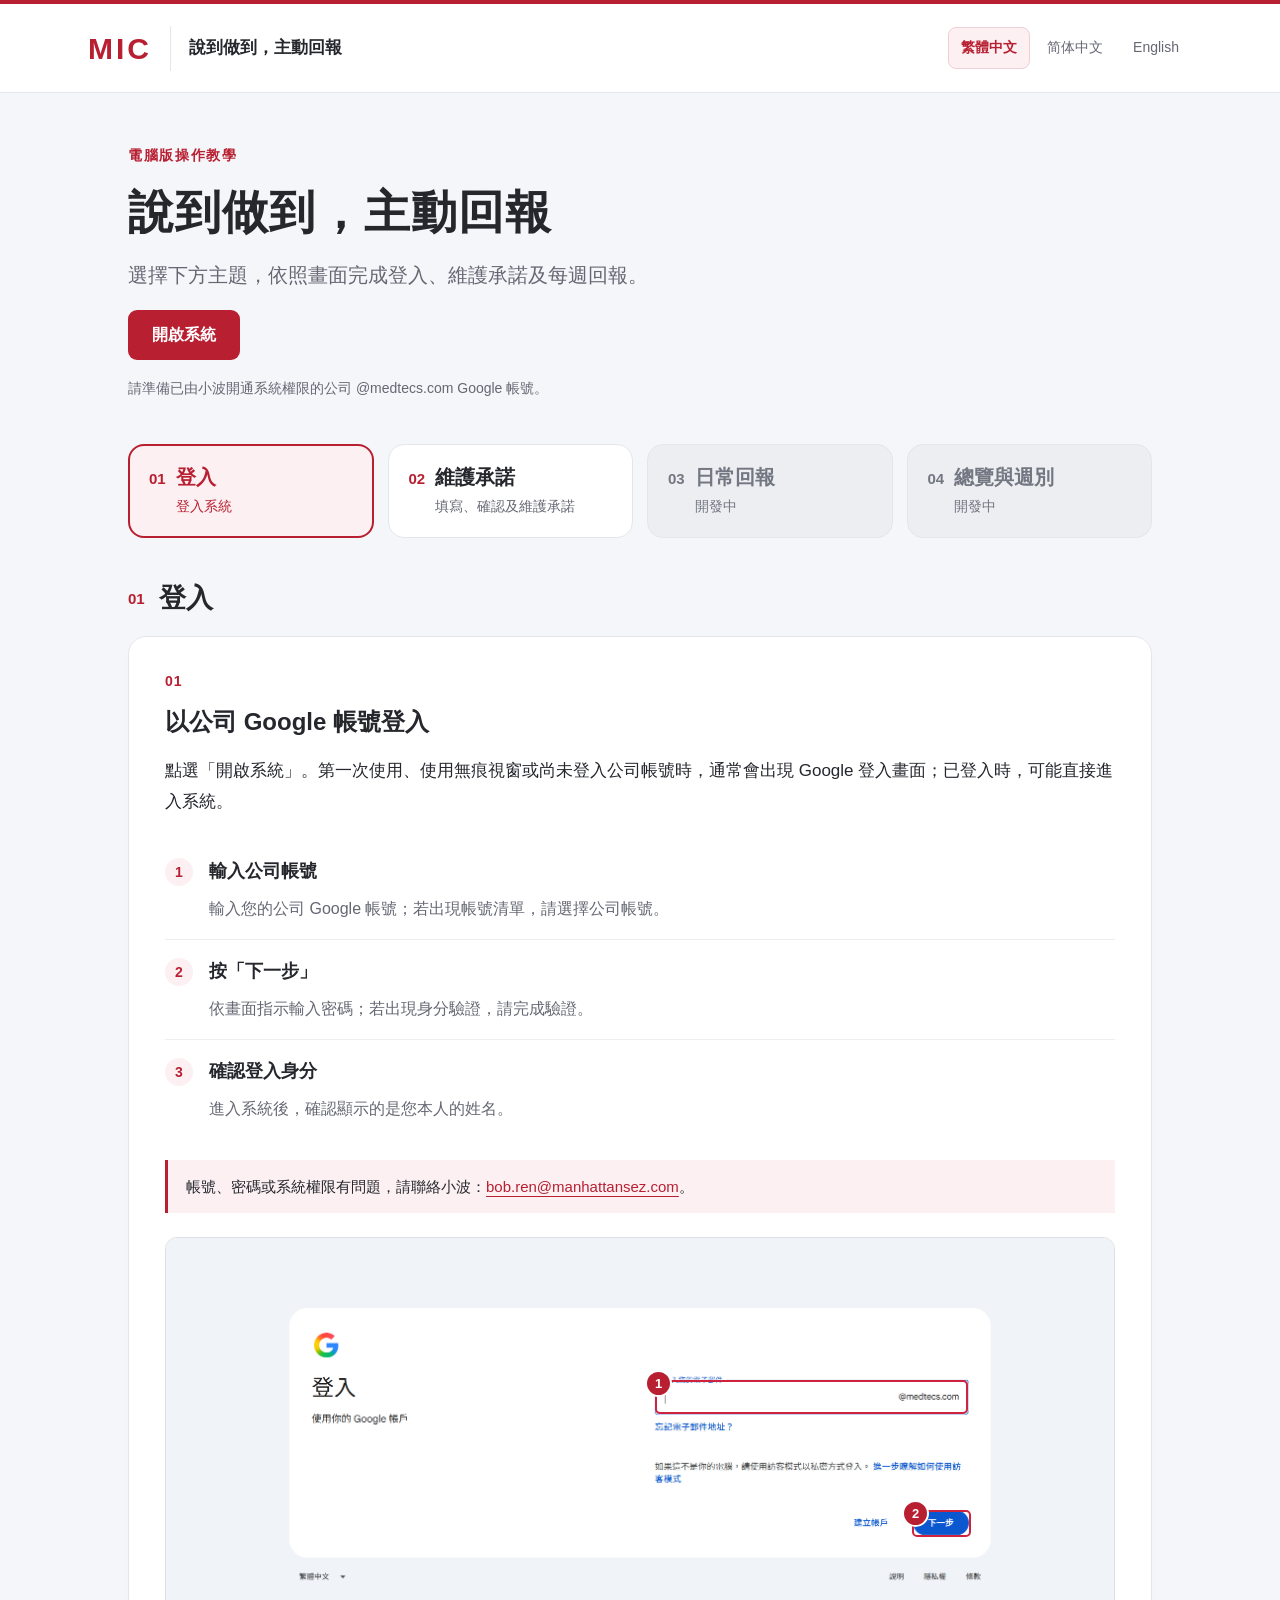
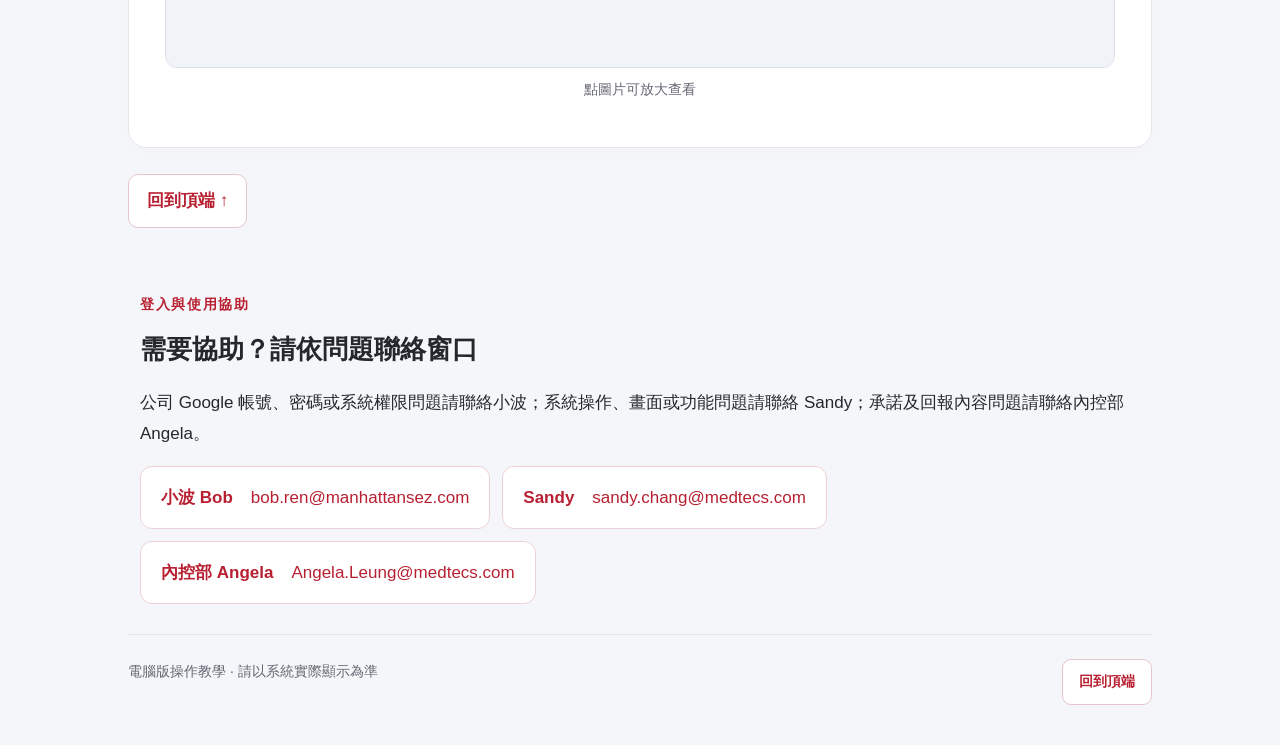
<file: index.html>
<!doctype html>
<html lang="zh-Hant">
<head>
  <meta charset="utf-8"><meta name="viewport" content="width=device-width,initial-scale=1">
  <title>說到做到，主動回報｜電腦版操作教學</title>
  <meta name="description" content="登入、填寫與確認主管承諾的電腦版操作教學。">
  <link rel="icon" type="image/svg+xml" href="data:image/svg+xml,%3Csvg xmlns='http://www.w3.org/2000/svg' viewBox='0 0 32 32'%3E%3Crect width='32' height='32' rx='7' fill='%23b82032'/%3E%3Cpath d='m8 16 5 5 11-11' fill='none' stroke='white' stroke-width='3'/%3E%3C/svg%3E">
  <link rel="stylesheet" href="style.css?v=12"><script src="guide.js?v=17" defer></script>
</head>
<body id="top" data-page="0" data-environment="production">
  <header class="topbar"><div class="top-inner"><a href="#top" class="brand"><span class="mic">MIC</span><span data-i="brand">說到做到，主動回報</span></a><nav class="languages" aria-label="Language"><button data-lang="zh-Hant" aria-pressed="true">繁體中文</button><button data-lang="zh-Hans" aria-pressed="false">简体中文</button><button data-lang="en" aria-pressed="false">English</button></nav></div></header>
  <main>
    <section class="intro"><span class="eyebrow" data-i="eyebrow"></span><h1 data-i="title"></h1><p class="lead" data-i="lead"></p><a class="primary system-link" target="_blank" rel="noopener" data-i="open"></a><p class="prereq" data-i="prereq"></p></section>
    <nav class="steps-nav" aria-label="教學步驟"></nav>
    <div id="sections"></div>
    <section class="help" id="help"><span class="eyebrow" data-i="helpLabel"></span><h2 data-i="helpTitle"></h2><p data-i="helpText"></p><div class="contact-list"><a class="contact" href="mailto:bob.ren@manhattansez.com"><span data-i="contactName"></span><span>bob.ren@manhattansez.com</span></a><a class="contact" href="mailto:sandy.chang@medtecs.com"><span data-i="systemContactName"></span><span>sandy.chang@medtecs.com</span></a><a class="contact" href="mailto:Angela.Leung@medtecs.com"><span data-i="contentContactName"></span><span>Angela.Leung@medtecs.com</span></a></div></section>
    <footer><span data-i="footer"></span><a href="#top" data-i="back"></a></footer>
  </main>
  <dialog id="zoom" aria-labelledby="zoom-caption"><div class="zoom-toolbar"><span id="zoom-caption"></span><button id="close-zoom" type="button"></button></div><div id="zoom-content"></div></dialog>
</body></html>
</file>
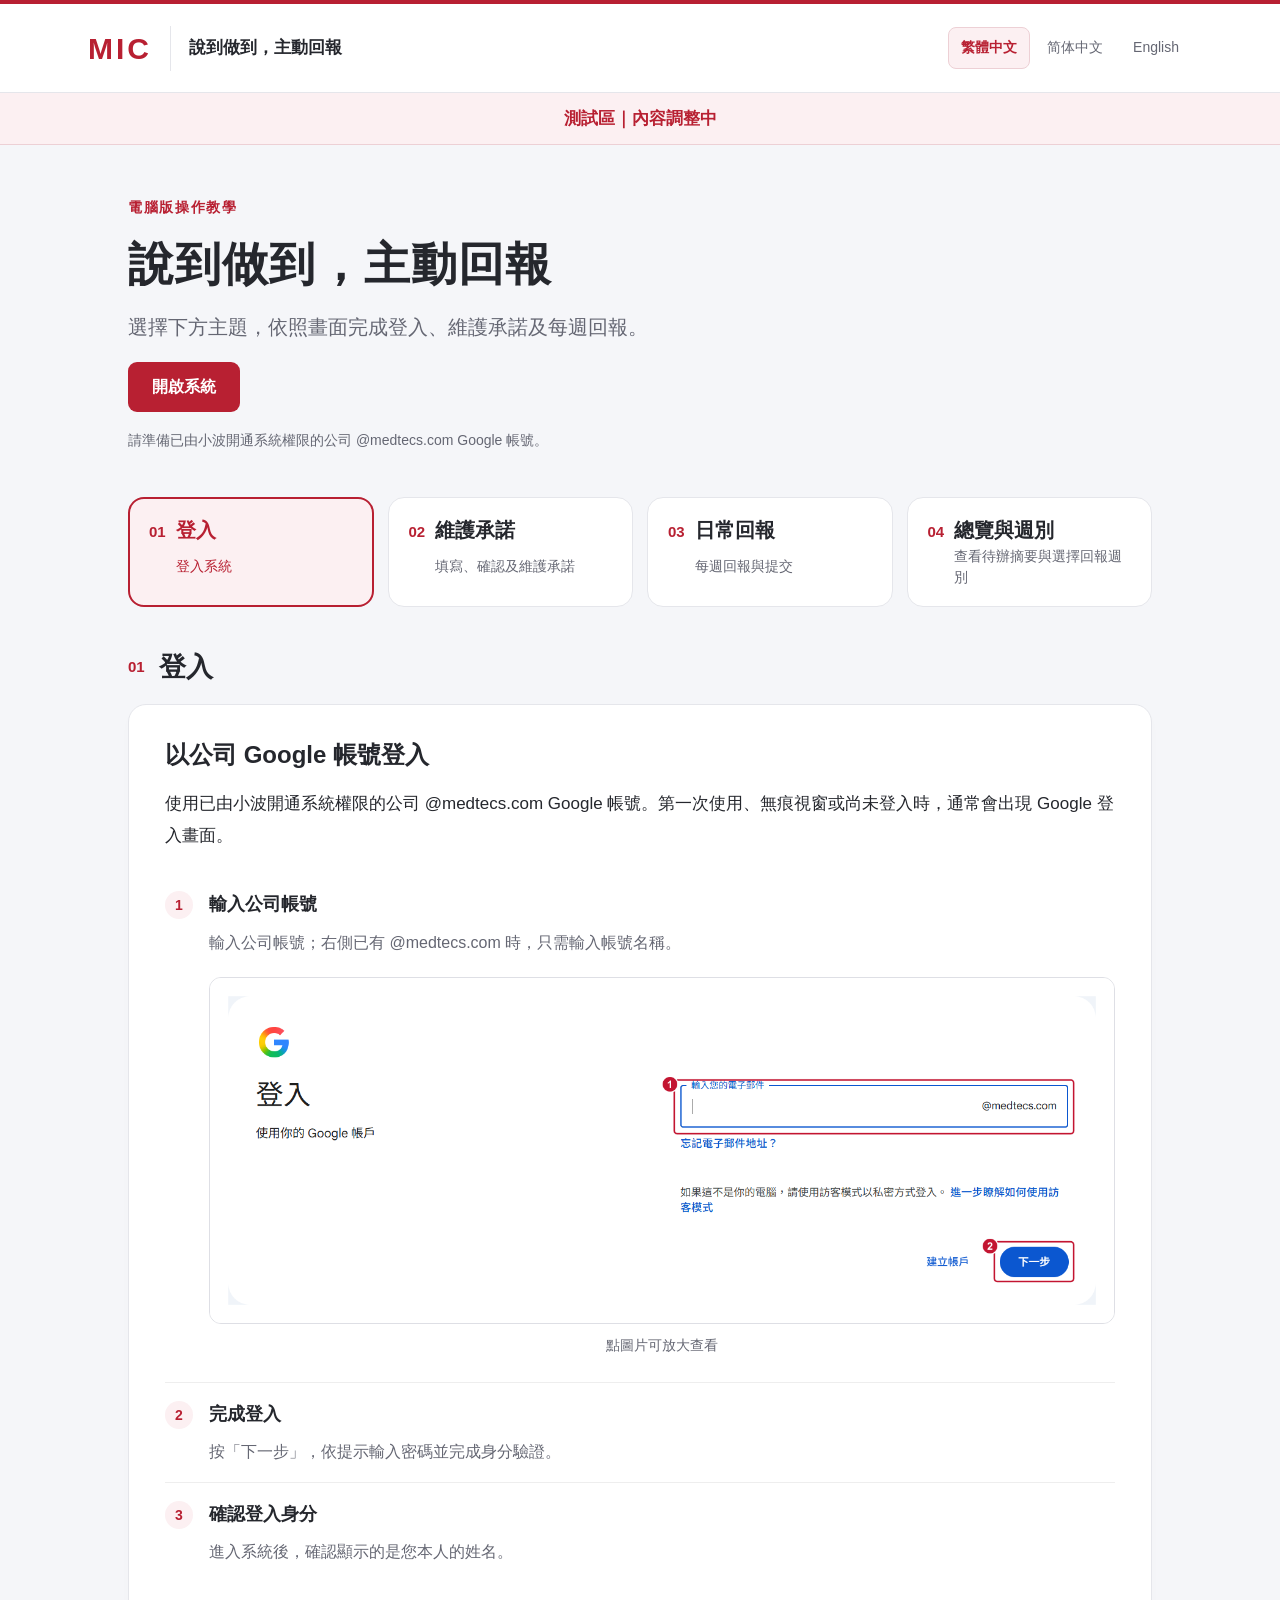
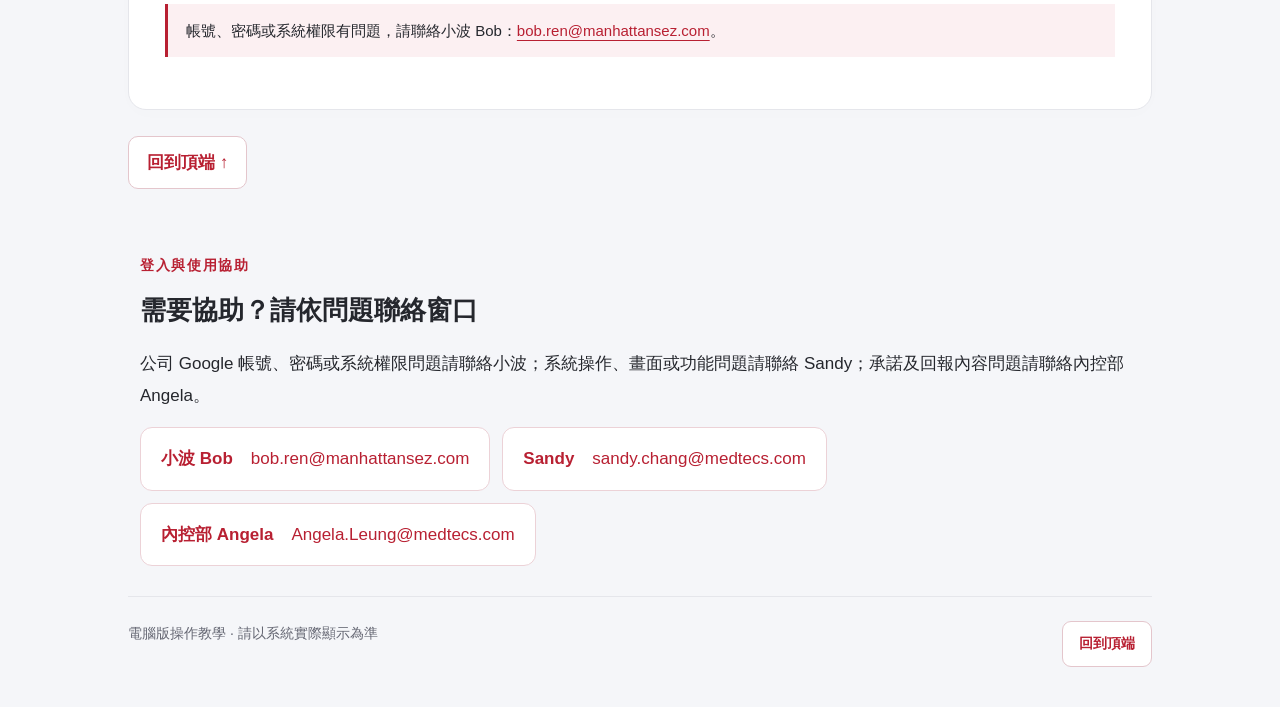
<file: preview/index.html>
<!doctype html>
<html lang="zh-Hant">
<head>
  <meta charset="utf-8"><meta name="viewport" content="width=device-width,initial-scale=1">
  <title>說到做到，主動回報｜電腦版操作教學</title>
  <meta name="description" content="登入、填寫與確認主管承諾的電腦版操作教學。">
  <link rel="icon" type="image/svg+xml" href="data:image/svg+xml,%3Csvg xmlns='http://www.w3.org/2000/svg' viewBox='0 0 32 32'%3E%3Crect width='32' height='32' rx='7' fill='%23b82032'/%3E%3Cpath d='m8 16 5 5 11-11' fill='none' stroke='white' stroke-width='3'/%3E%3C/svg%3E">
  <link rel="stylesheet" href="style.css?v=20261013"><script src="guide.js?v=20261013-dashboard" defer></script>
  <meta name="robots" content="noindex,nofollow">
</head>
<body id="top" data-page="0" data-environment="preview">
  <header class="topbar"><div class="top-inner"><a href="#top" class="brand"><span class="mic">MIC</span><span data-i="brand">說到做到，主動回報</span></a><nav class="languages" aria-label="Language"><button data-lang="zh-Hant" aria-pressed="true">繁體中文</button><button data-lang="zh-Hans" aria-pressed="false">简体中文</button><button data-lang="en" aria-pressed="false">English</button></nav></div></header>
  <div class="environment-banner" data-i="testBanner">測試區｜內容調整中</div>
  <main>
    <section class="intro"><span class="eyebrow" data-i="eyebrow"></span><h1 data-i="title"></h1><p class="lead" data-i="lead"></p><a class="primary system-link" target="_blank" rel="noopener" data-i="open"></a><p class="prereq" data-i="prereq"></p></section>
    <nav class="steps-nav" aria-label="教學步驟"></nav>
    <div id="sections"></div>
    <section class="help" id="help"><span class="eyebrow" data-i="helpLabel"></span><h2 data-i="helpTitle"></h2><p data-i="helpText"></p><div class="contact-list"><a class="contact" href="mailto:bob.ren@manhattansez.com"><span data-i="contactName"></span><span>bob.ren@manhattansez.com</span></a><a class="contact" href="mailto:sandy.chang@medtecs.com"><span data-i="systemContactName"></span><span>sandy.chang@medtecs.com</span></a><a class="contact" href="mailto:Angela.Leung@medtecs.com"><span data-i="contentContactName"></span><span>Angela.Leung@medtecs.com</span></a></div></section>
    <footer><span data-i="footer"></span><a href="#top" data-i="back"></a></footer>
  </main>
  <dialog id="zoom" aria-labelledby="zoom-caption"><div class="zoom-toolbar"><span id="zoom-caption"></span><button id="close-zoom" type="button"></button></div><div id="zoom-content"></div></dialog>
</body></html>
</file>
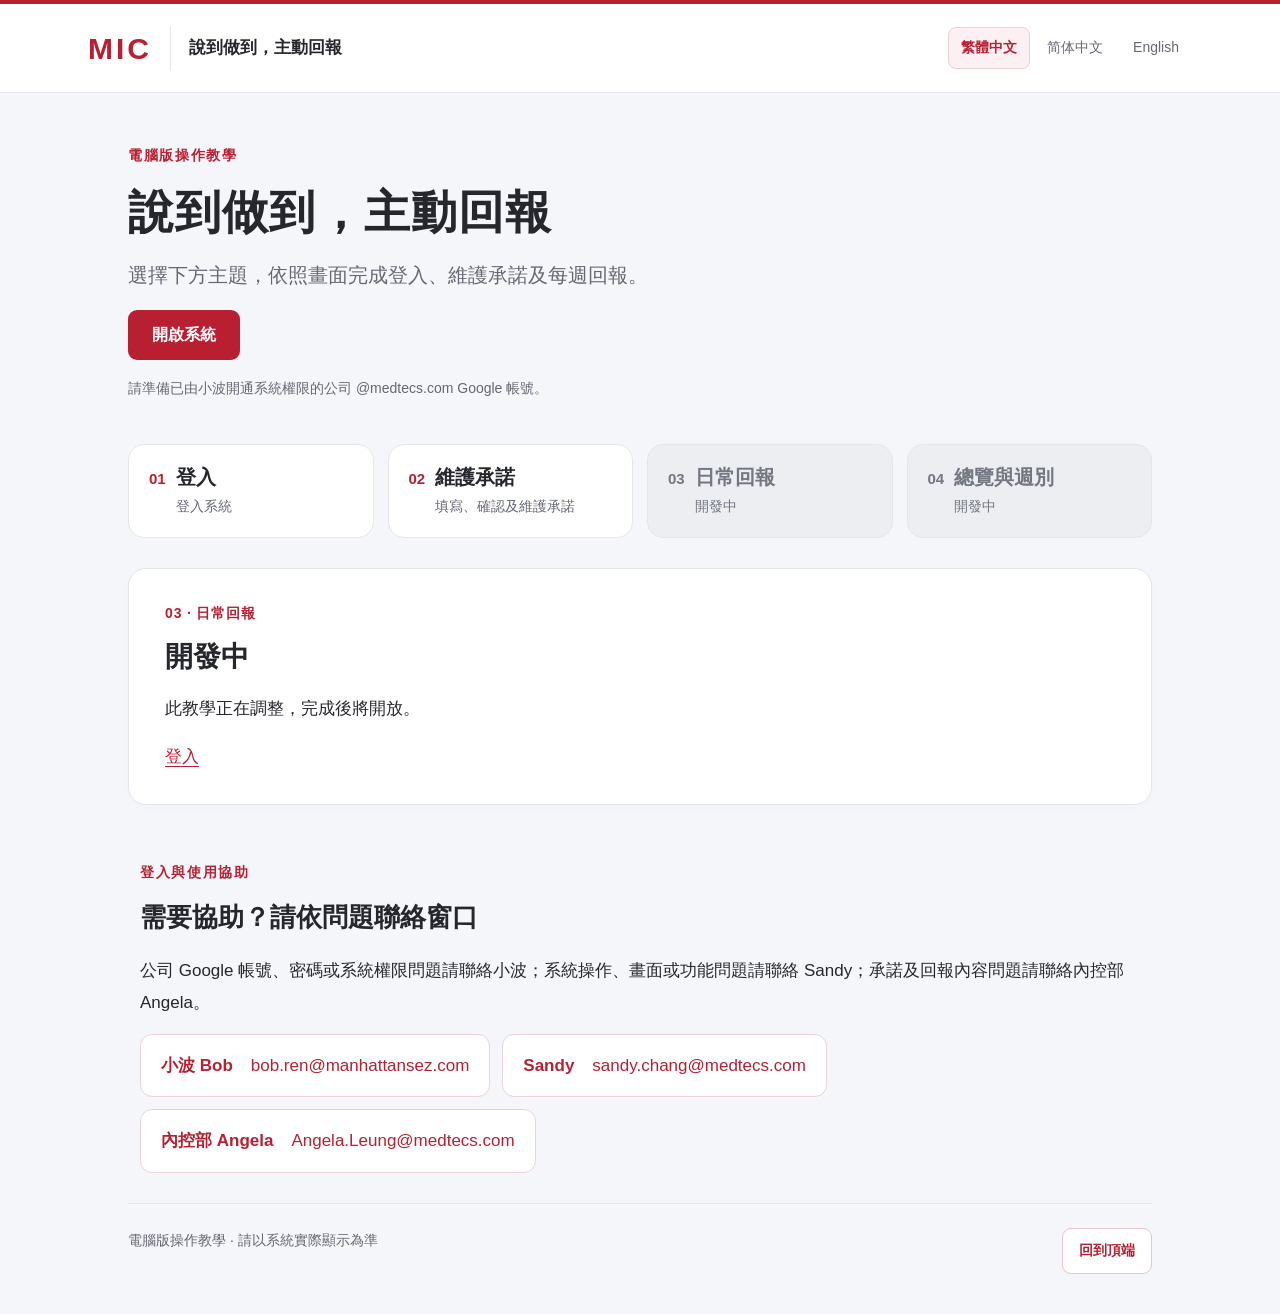
<file: daily.html>
<!doctype html>
<html lang="zh-Hant">
<head>
  <meta charset="utf-8"><meta name="viewport" content="width=device-width,initial-scale=1">
  <title>說到做到，主動回報｜電腦版操作教學</title>
  <meta name="description" content="登入、填寫與確認主管承諾的電腦版操作教學。">
  <link rel="icon" type="image/svg+xml" href="data:image/svg+xml,%3Csvg xmlns='http://www.w3.org/2000/svg' viewBox='0 0 32 32'%3E%3Crect width='32' height='32' rx='7' fill='%23b82032'/%3E%3Cpath d='m8 16 5 5 11-11' fill='none' stroke='white' stroke-width='3'/%3E%3C/svg%3E">
  <link rel="stylesheet" href="style.css?v=11"><script src="guide.js?v=16" defer></script>
</head>
<body id="top" data-page="2">
  <header class="topbar"><div class="top-inner"><a href="#top" class="brand"><span class="mic">MIC</span><span data-i="brand">說到做到，主動回報</span></a><nav class="languages" aria-label="Language"><button data-lang="zh-Hant" aria-pressed="true">繁體中文</button><button data-lang="zh-Hans" aria-pressed="false">简体中文</button><button data-lang="en" aria-pressed="false">English</button></nav></div></header>
  <main>
    <section class="intro"><span class="eyebrow" data-i="eyebrow"></span><h1 data-i="title"></h1><p class="lead" data-i="lead"></p><a class="primary system-link" target="_blank" rel="noopener" data-i="open"></a><p class="prereq" data-i="prereq"></p></section>
    <nav class="steps-nav" aria-label="教學步驟"></nav>
    <div id="sections"></div>
    <section class="help" id="help"><span class="eyebrow" data-i="helpLabel"></span><h2 data-i="helpTitle"></h2><p data-i="helpText"></p><div class="contact-list"><a class="contact" href="mailto:bob.ren@manhattansez.com"><span data-i="contactName"></span><span>bob.ren@manhattansez.com</span></a><a class="contact" href="mailto:sandy.chang@medtecs.com"><span data-i="systemContactName"></span><span>sandy.chang@medtecs.com</span></a><a class="contact" href="mailto:Angela.Leung@medtecs.com"><span data-i="contentContactName"></span><span>Angela.Leung@medtecs.com</span></a></div></section>
    <footer><span data-i="footer"></span><a href="#top" data-i="back"></a></footer>
  </main>
  <dialog id="zoom" aria-labelledby="zoom-caption"><div class="zoom-toolbar"><span id="zoom-caption"></span><button id="close-zoom" type="button"></button></div><div id="zoom-content"></div></dialog>
</body></html>
</file>
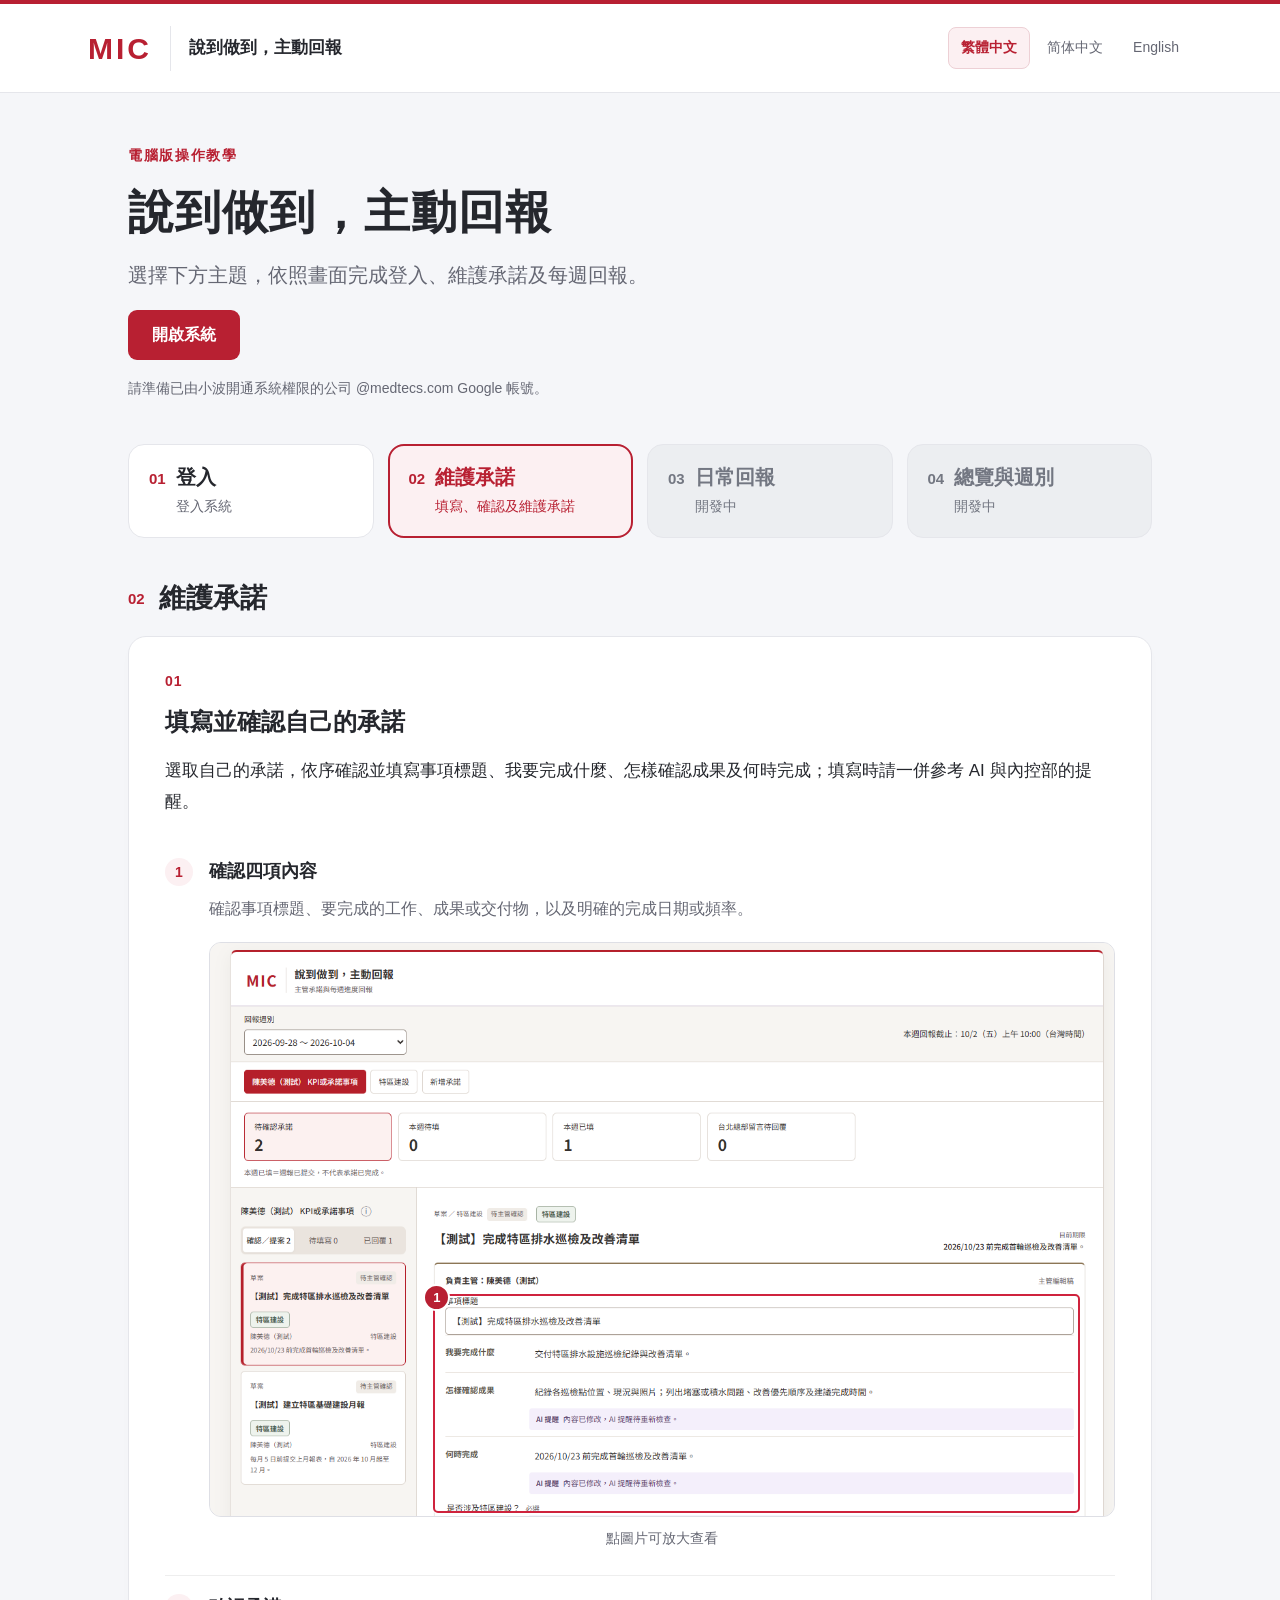
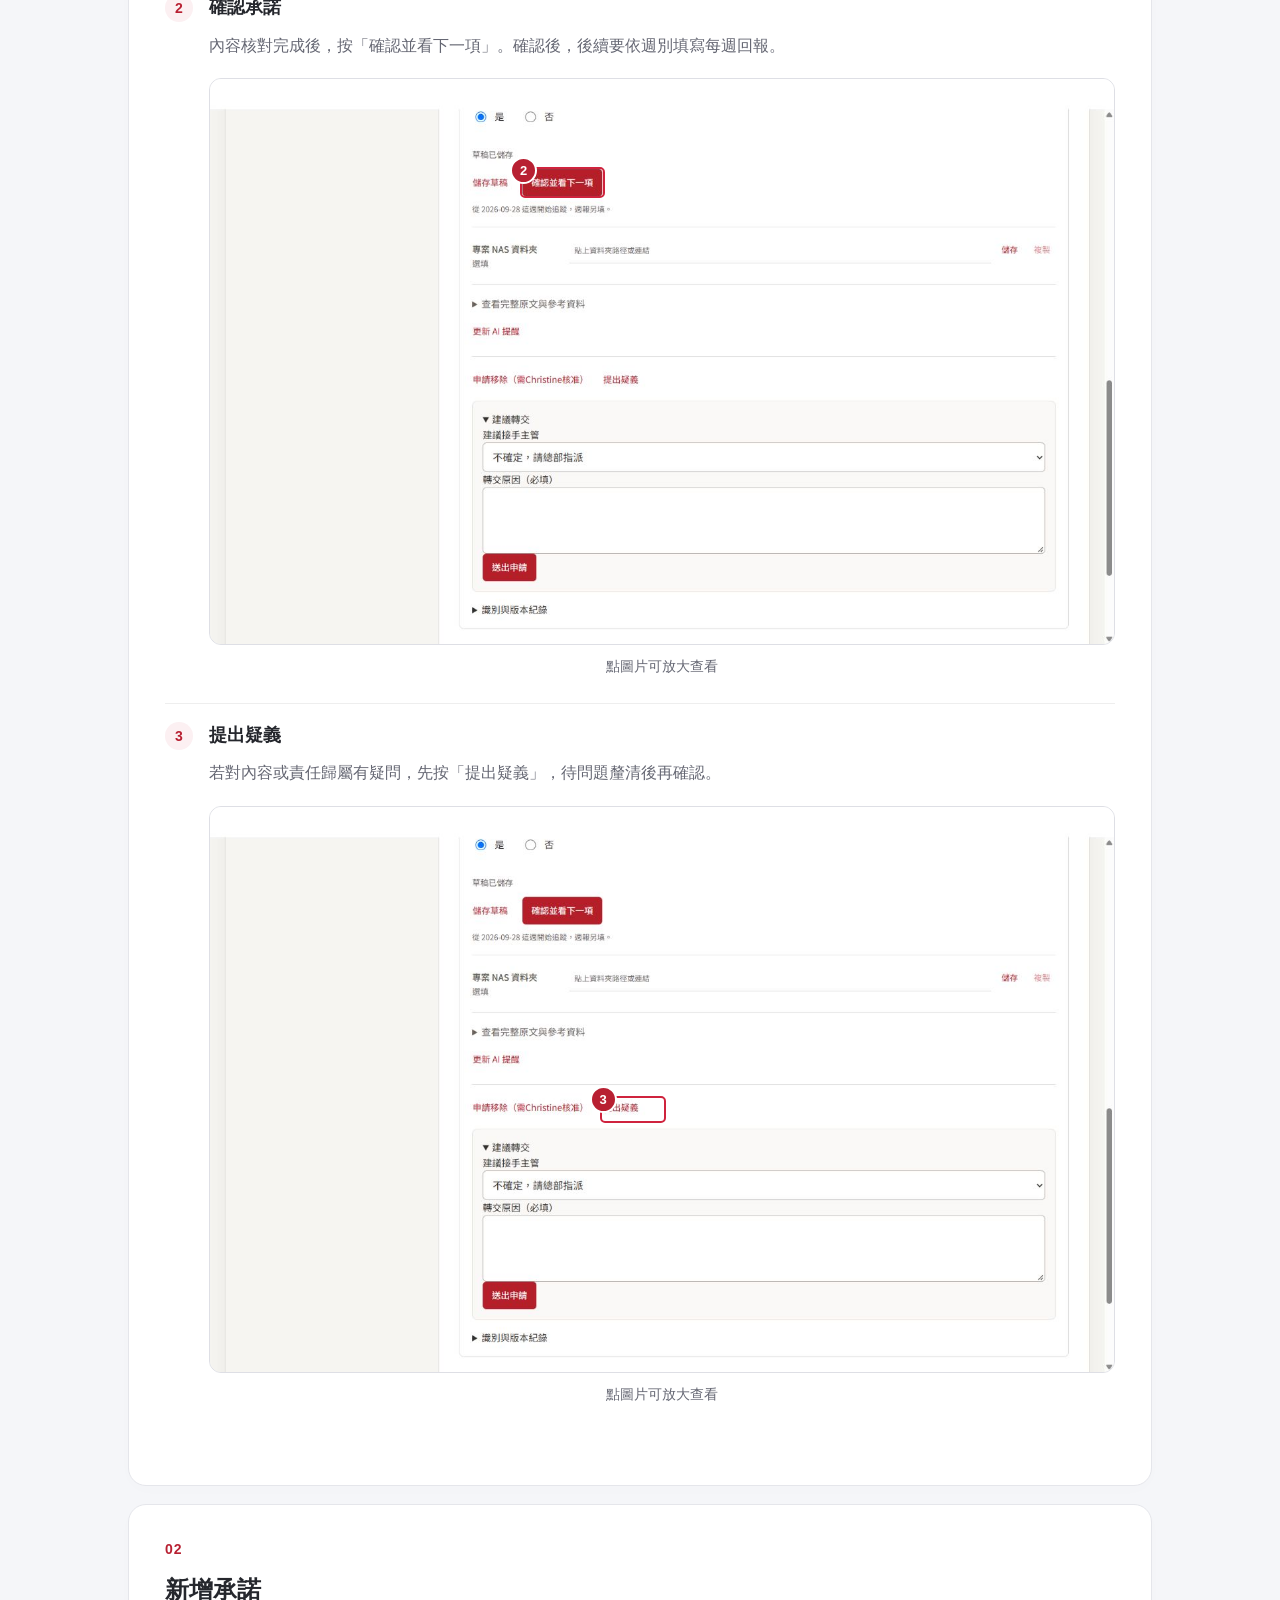
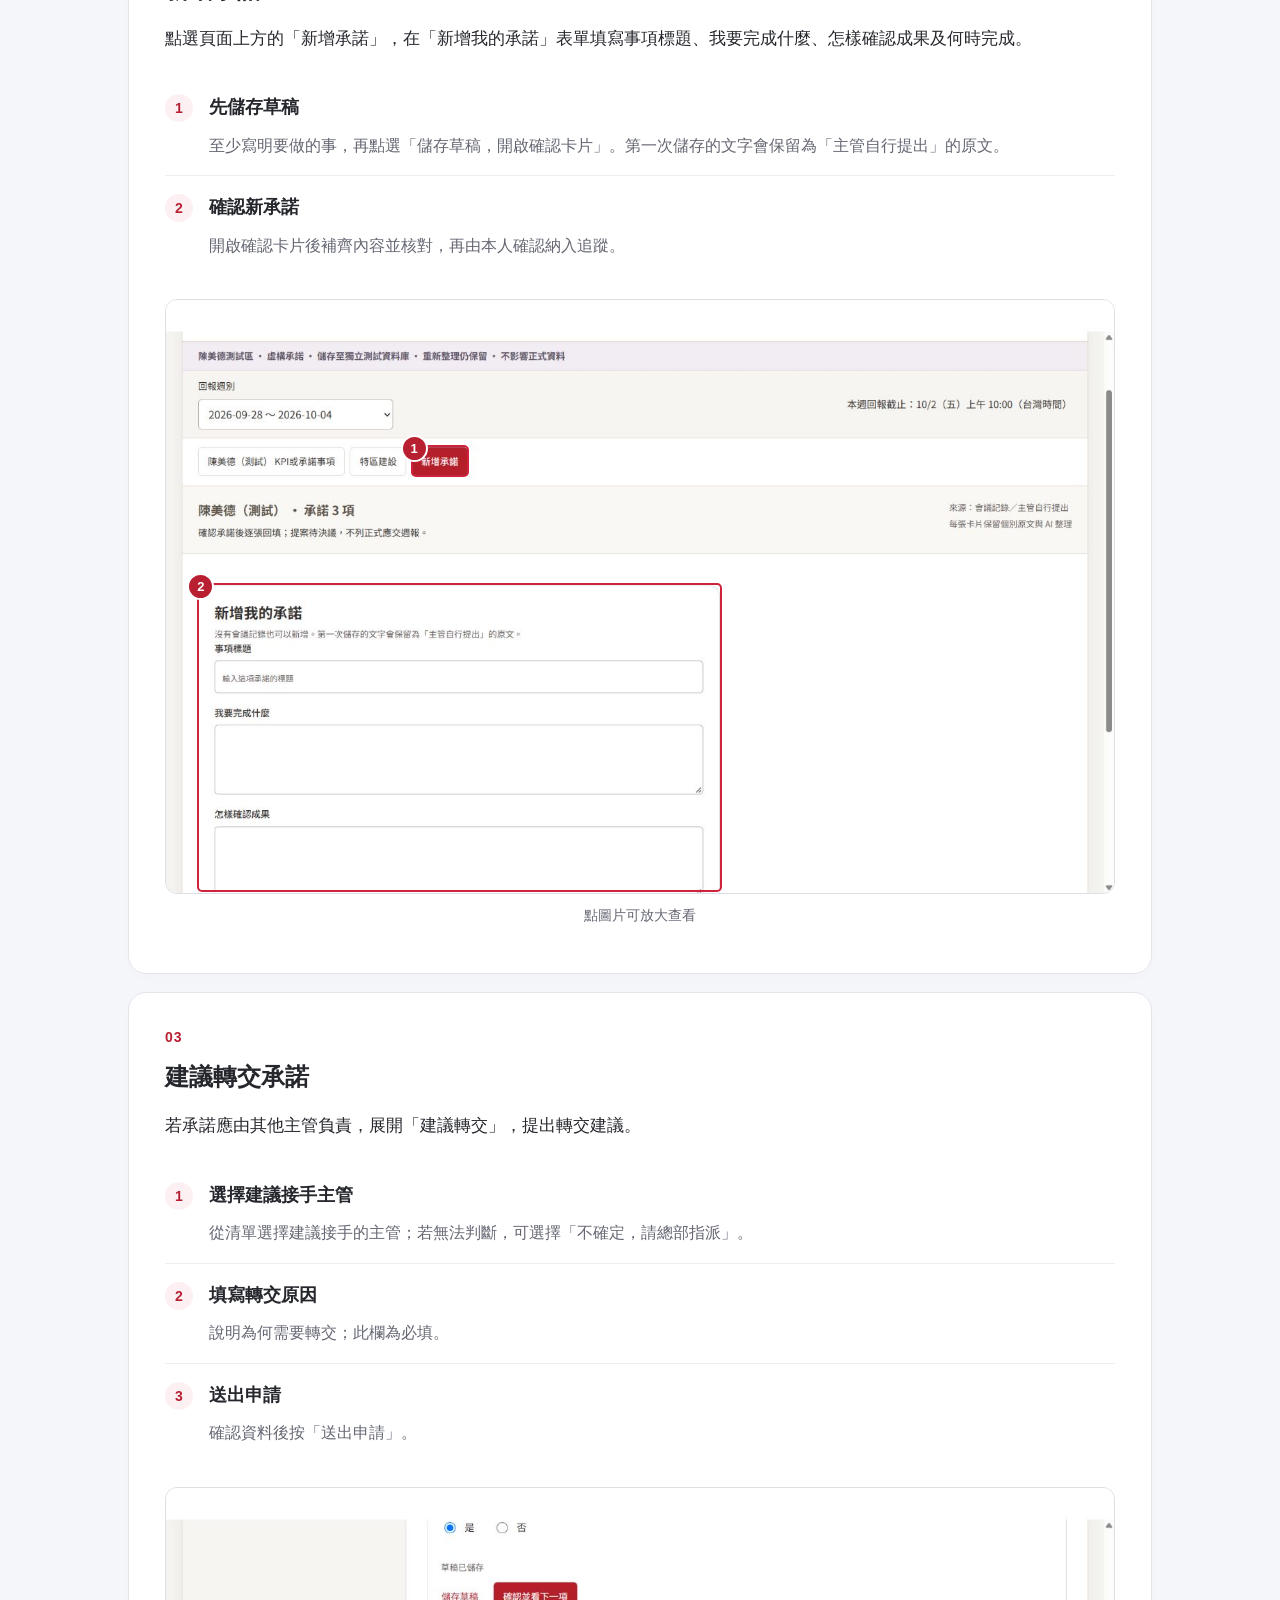
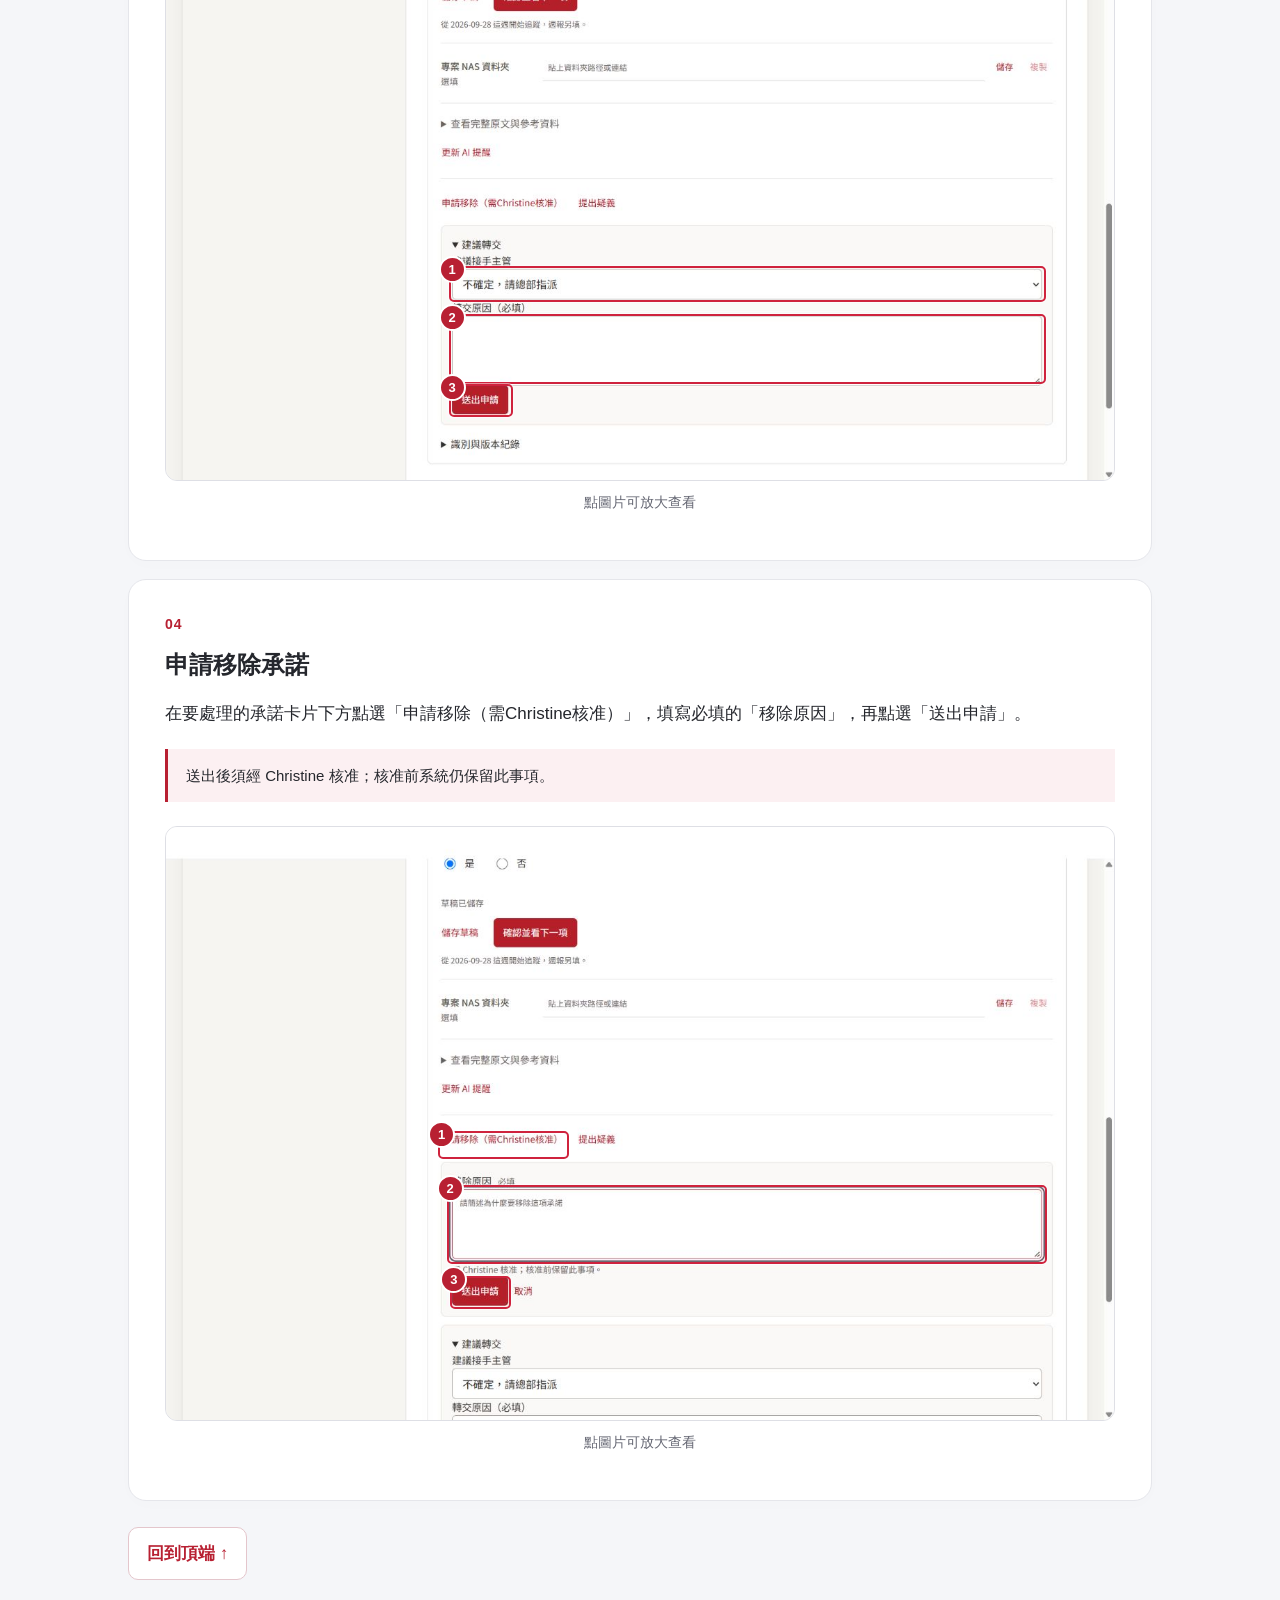
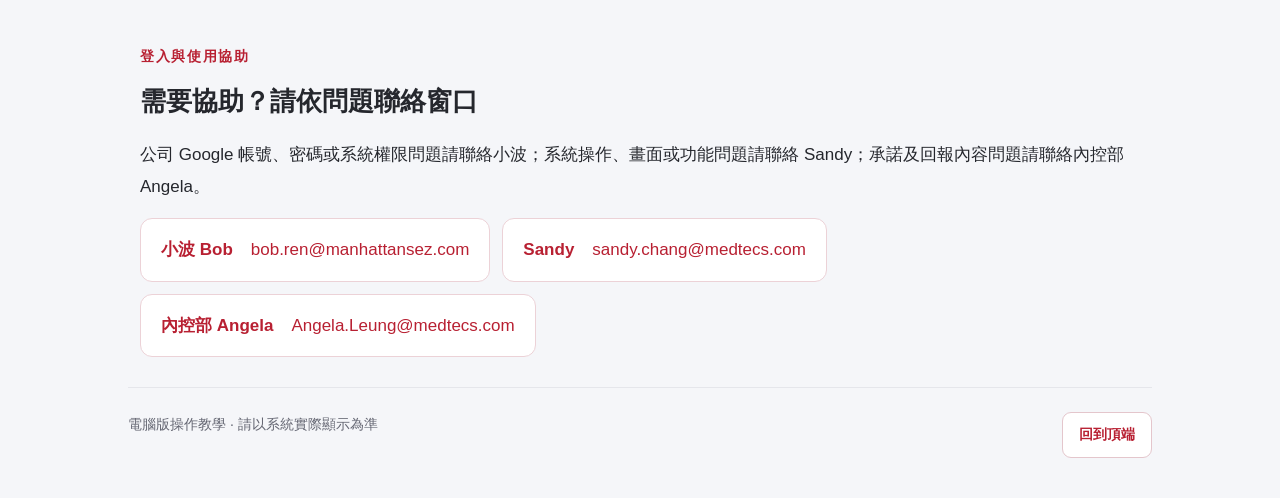
<file: maintain.html>
<!doctype html>
<html lang="zh-Hant">
<head>
  <meta charset="utf-8"><meta name="viewport" content="width=device-width,initial-scale=1">
  <title>說到做到，主動回報｜電腦版操作教學</title>
  <meta name="description" content="登入、填寫與確認主管承諾的電腦版操作教學。">
  <link rel="icon" type="image/svg+xml" href="data:image/svg+xml,%3Csvg xmlns='http://www.w3.org/2000/svg' viewBox='0 0 32 32'%3E%3Crect width='32' height='32' rx='7' fill='%23b82032'/%3E%3Cpath d='m8 16 5 5 11-11' fill='none' stroke='white' stroke-width='3'/%3E%3C/svg%3E">
  <link rel="stylesheet" href="style.css?v=12"><script src="guide.js?v=17" defer></script>
</head>
<body id="top" data-page="1" data-environment="production">
  <header class="topbar"><div class="top-inner"><a href="#top" class="brand"><span class="mic">MIC</span><span data-i="brand">說到做到，主動回報</span></a><nav class="languages" aria-label="Language"><button data-lang="zh-Hant" aria-pressed="true">繁體中文</button><button data-lang="zh-Hans" aria-pressed="false">简体中文</button><button data-lang="en" aria-pressed="false">English</button></nav></div></header>
  <main>
    <section class="intro"><span class="eyebrow" data-i="eyebrow"></span><h1 data-i="title"></h1><p class="lead" data-i="lead"></p><a class="primary system-link" target="_blank" rel="noopener" data-i="open"></a><p class="prereq" data-i="prereq"></p></section>
    <nav class="steps-nav" aria-label="教學步驟"></nav>
    <div id="sections"></div>
    <section class="help" id="help"><span class="eyebrow" data-i="helpLabel"></span><h2 data-i="helpTitle"></h2><p data-i="helpText"></p><div class="contact-list"><a class="contact" href="mailto:bob.ren@manhattansez.com"><span data-i="contactName"></span><span>bob.ren@manhattansez.com</span></a><a class="contact" href="mailto:sandy.chang@medtecs.com"><span data-i="systemContactName"></span><span>sandy.chang@medtecs.com</span></a><a class="contact" href="mailto:Angela.Leung@medtecs.com"><span data-i="contentContactName"></span><span>Angela.Leung@medtecs.com</span></a></div></section>
    <footer><span data-i="footer"></span><a href="#top" data-i="back"></a></footer>
  </main>
  <dialog id="zoom" aria-labelledby="zoom-caption"><div class="zoom-toolbar"><span id="zoom-caption"></span><button id="close-zoom" type="button"></button></div><div id="zoom-content"></div></dialog>
</body></html>
</file>
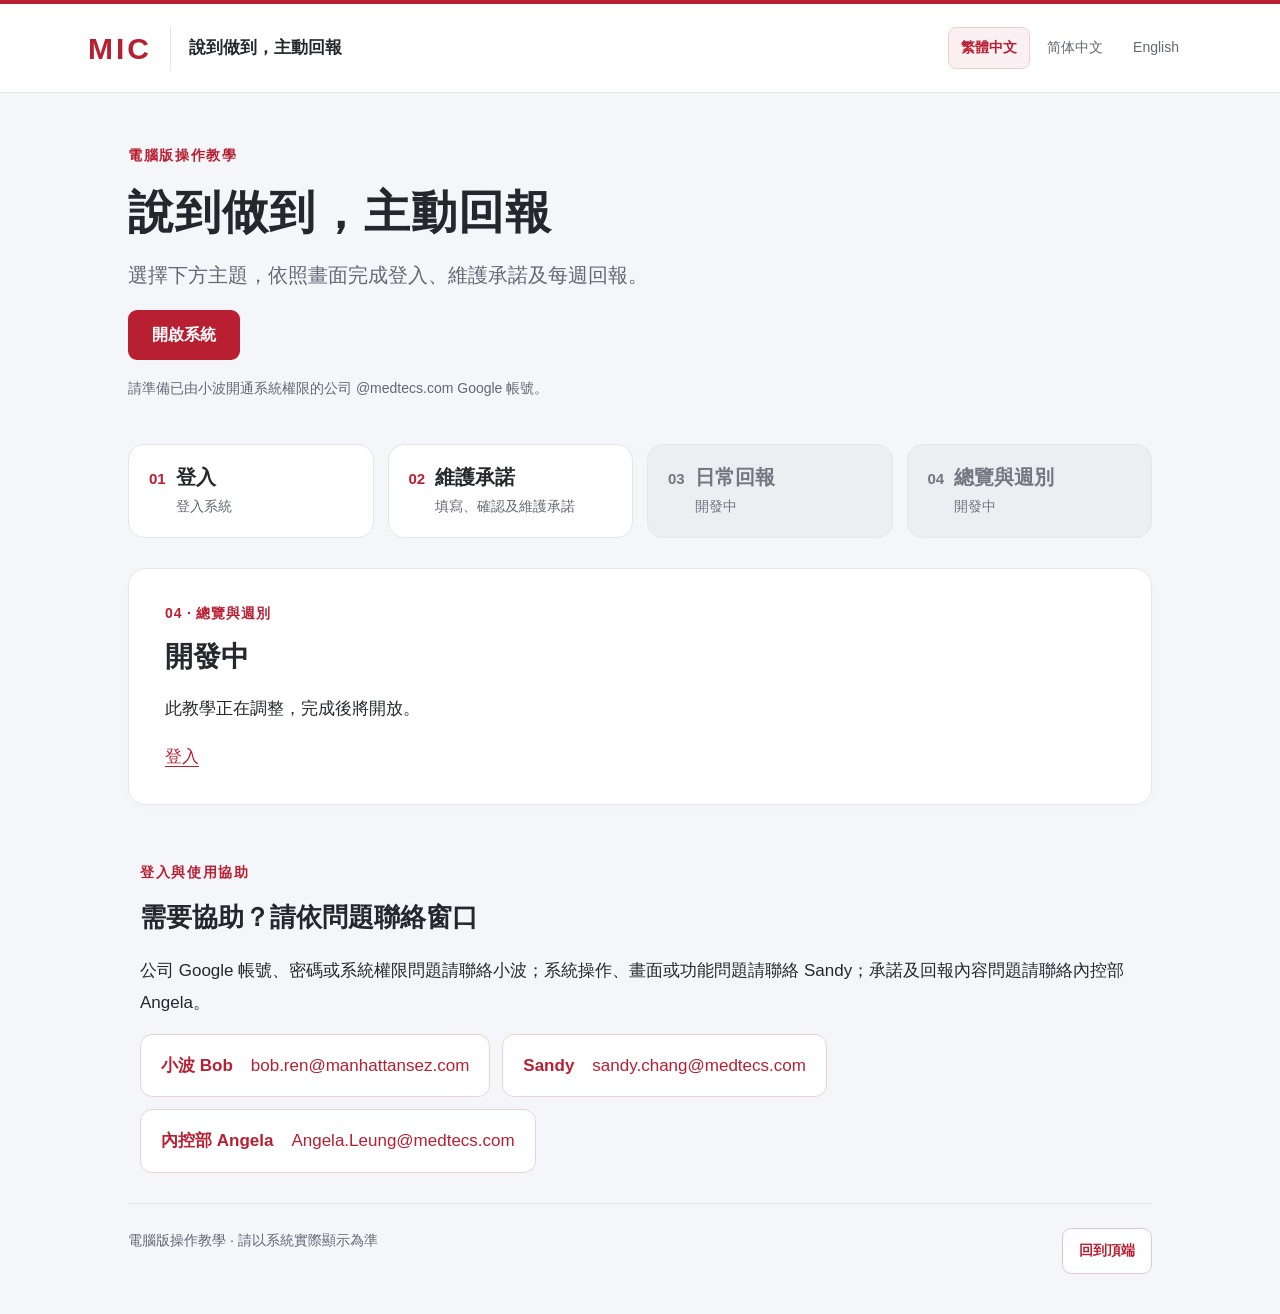
<file: overview.html>
<!doctype html>
<html lang="zh-Hant">
<head>
  <meta charset="utf-8"><meta name="viewport" content="width=device-width,initial-scale=1">
  <title>說到做到，主動回報｜電腦版操作教學</title>
  <meta name="description" content="登入、填寫與確認主管承諾的電腦版操作教學。">
  <link rel="icon" type="image/svg+xml" href="data:image/svg+xml,%3Csvg xmlns='http://www.w3.org/2000/svg' viewBox='0 0 32 32'%3E%3Crect width='32' height='32' rx='7' fill='%23b82032'/%3E%3Cpath d='m8 16 5 5 11-11' fill='none' stroke='white' stroke-width='3'/%3E%3C/svg%3E">
  <link rel="stylesheet" href="style.css?v=12"><script src="guide.js?v=17" defer></script>
</head>
<body id="top" data-page="3" data-environment="production">
  <header class="topbar"><div class="top-inner"><a href="#top" class="brand"><span class="mic">MIC</span><span data-i="brand">說到做到，主動回報</span></a><nav class="languages" aria-label="Language"><button data-lang="zh-Hant" aria-pressed="true">繁體中文</button><button data-lang="zh-Hans" aria-pressed="false">简体中文</button><button data-lang="en" aria-pressed="false">English</button></nav></div></header>
  <main>
    <section class="intro"><span class="eyebrow" data-i="eyebrow"></span><h1 data-i="title"></h1><p class="lead" data-i="lead"></p><a class="primary system-link" target="_blank" rel="noopener" data-i="open"></a><p class="prereq" data-i="prereq"></p></section>
    <nav class="steps-nav" aria-label="教學步驟"></nav>
    <div id="sections"><section class="step"><h2>開發中</h2><p>此教學正在調整，完成後將開放。</p></section></div>
    <section class="help" id="help"><span class="eyebrow" data-i="helpLabel"></span><h2 data-i="helpTitle"></h2><p data-i="helpText"></p><div class="contact-list"><a class="contact" href="mailto:bob.ren@manhattansez.com"><span data-i="contactName"></span><span>bob.ren@manhattansez.com</span></a><a class="contact" href="mailto:sandy.chang@medtecs.com"><span data-i="systemContactName"></span><span>sandy.chang@medtecs.com</span></a><a class="contact" href="mailto:Angela.Leung@medtecs.com"><span data-i="contentContactName"></span><span>Angela.Leung@medtecs.com</span></a></div></section>
    <footer><span data-i="footer"></span><a href="#top" data-i="back"></a></footer>
  </main>
  <dialog id="zoom" aria-labelledby="zoom-caption"><div class="zoom-toolbar"><span id="zoom-caption"></span><button id="close-zoom" type="button"></button></div><div id="zoom-content"></div></dialog>
</body></html>
</file>
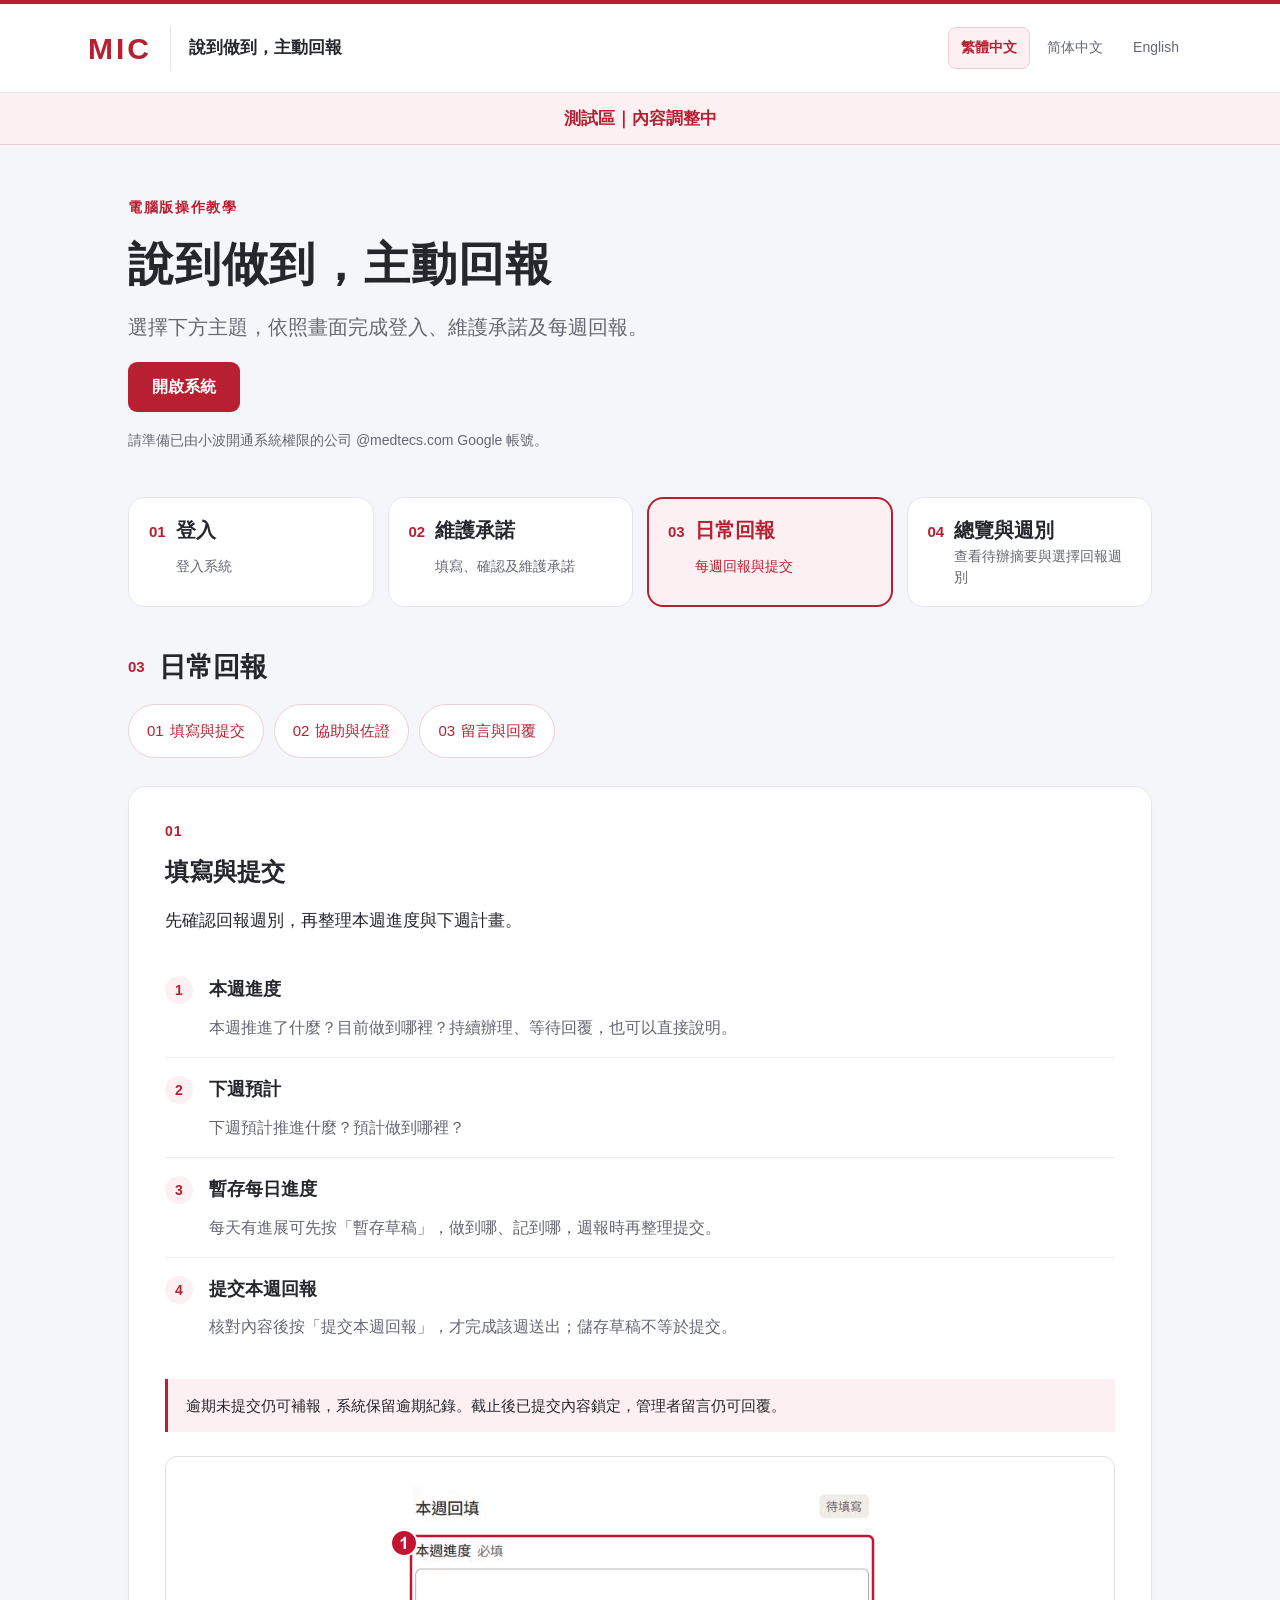
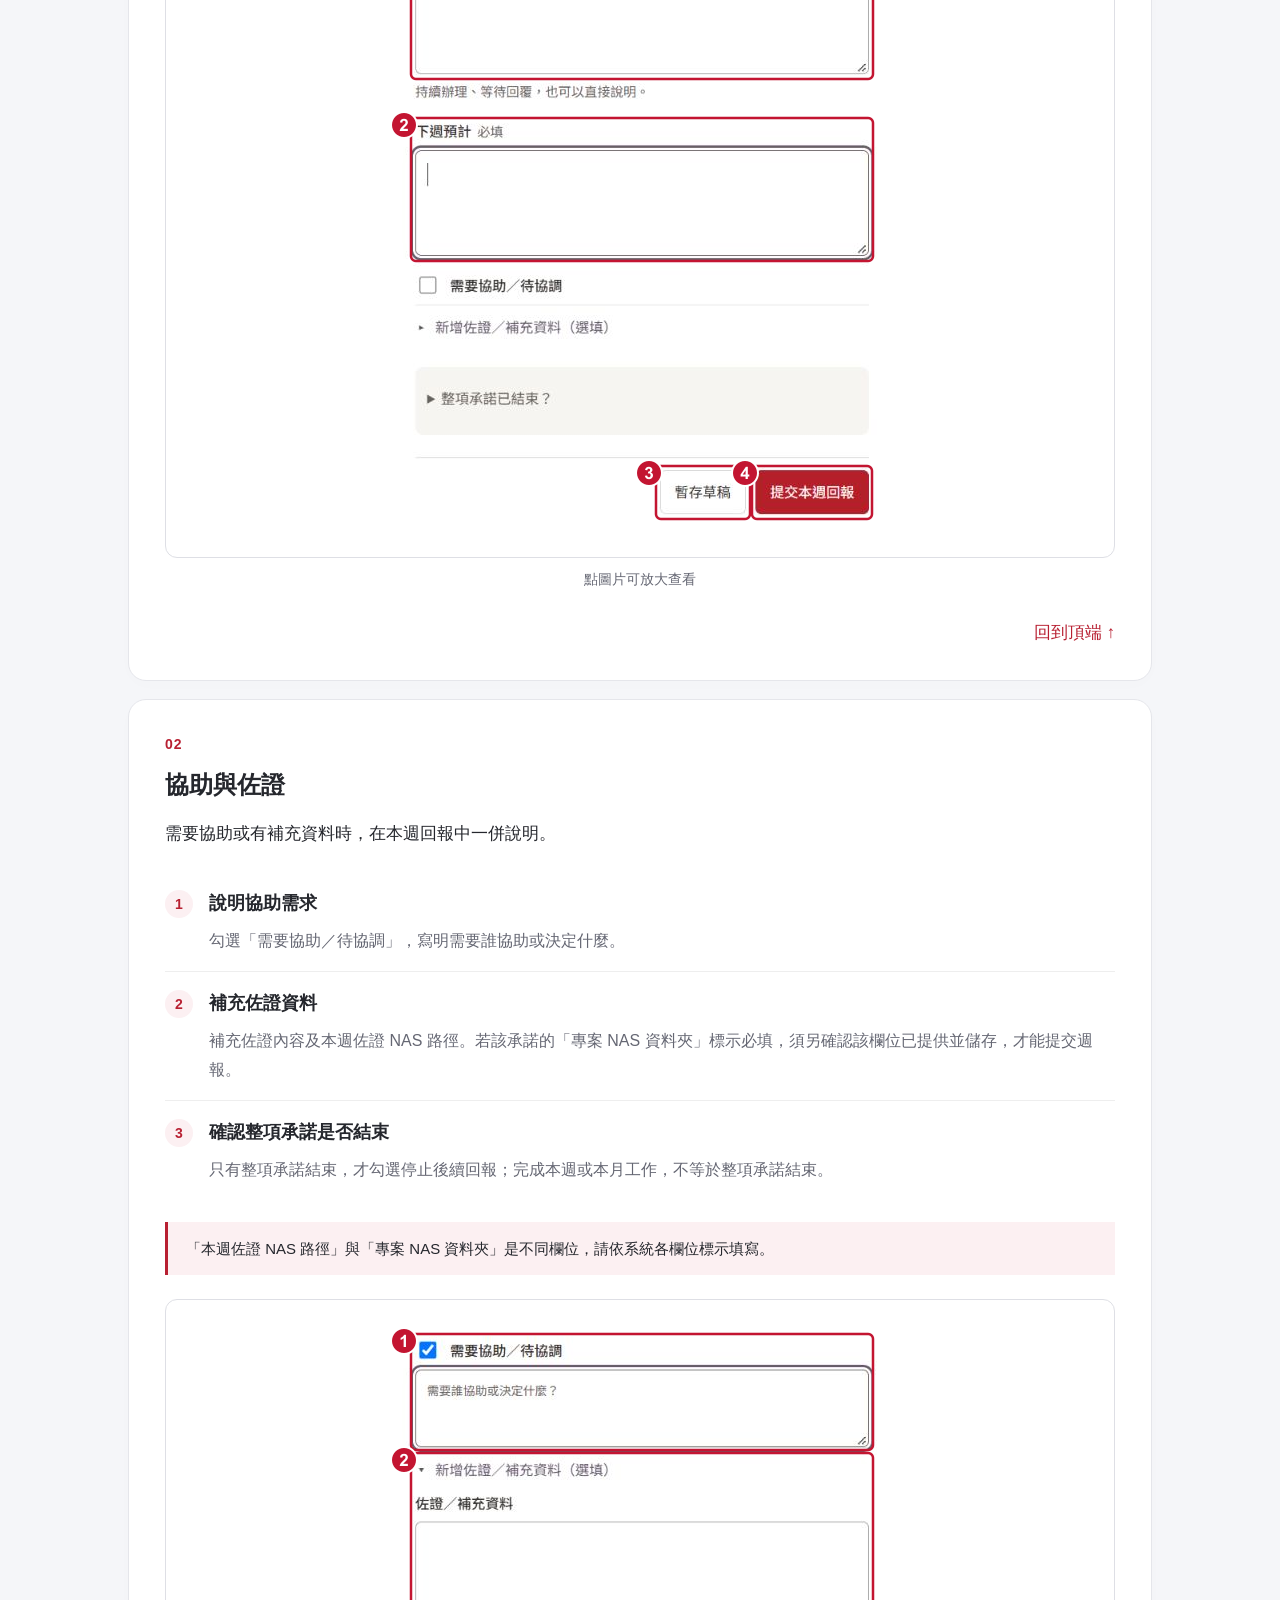
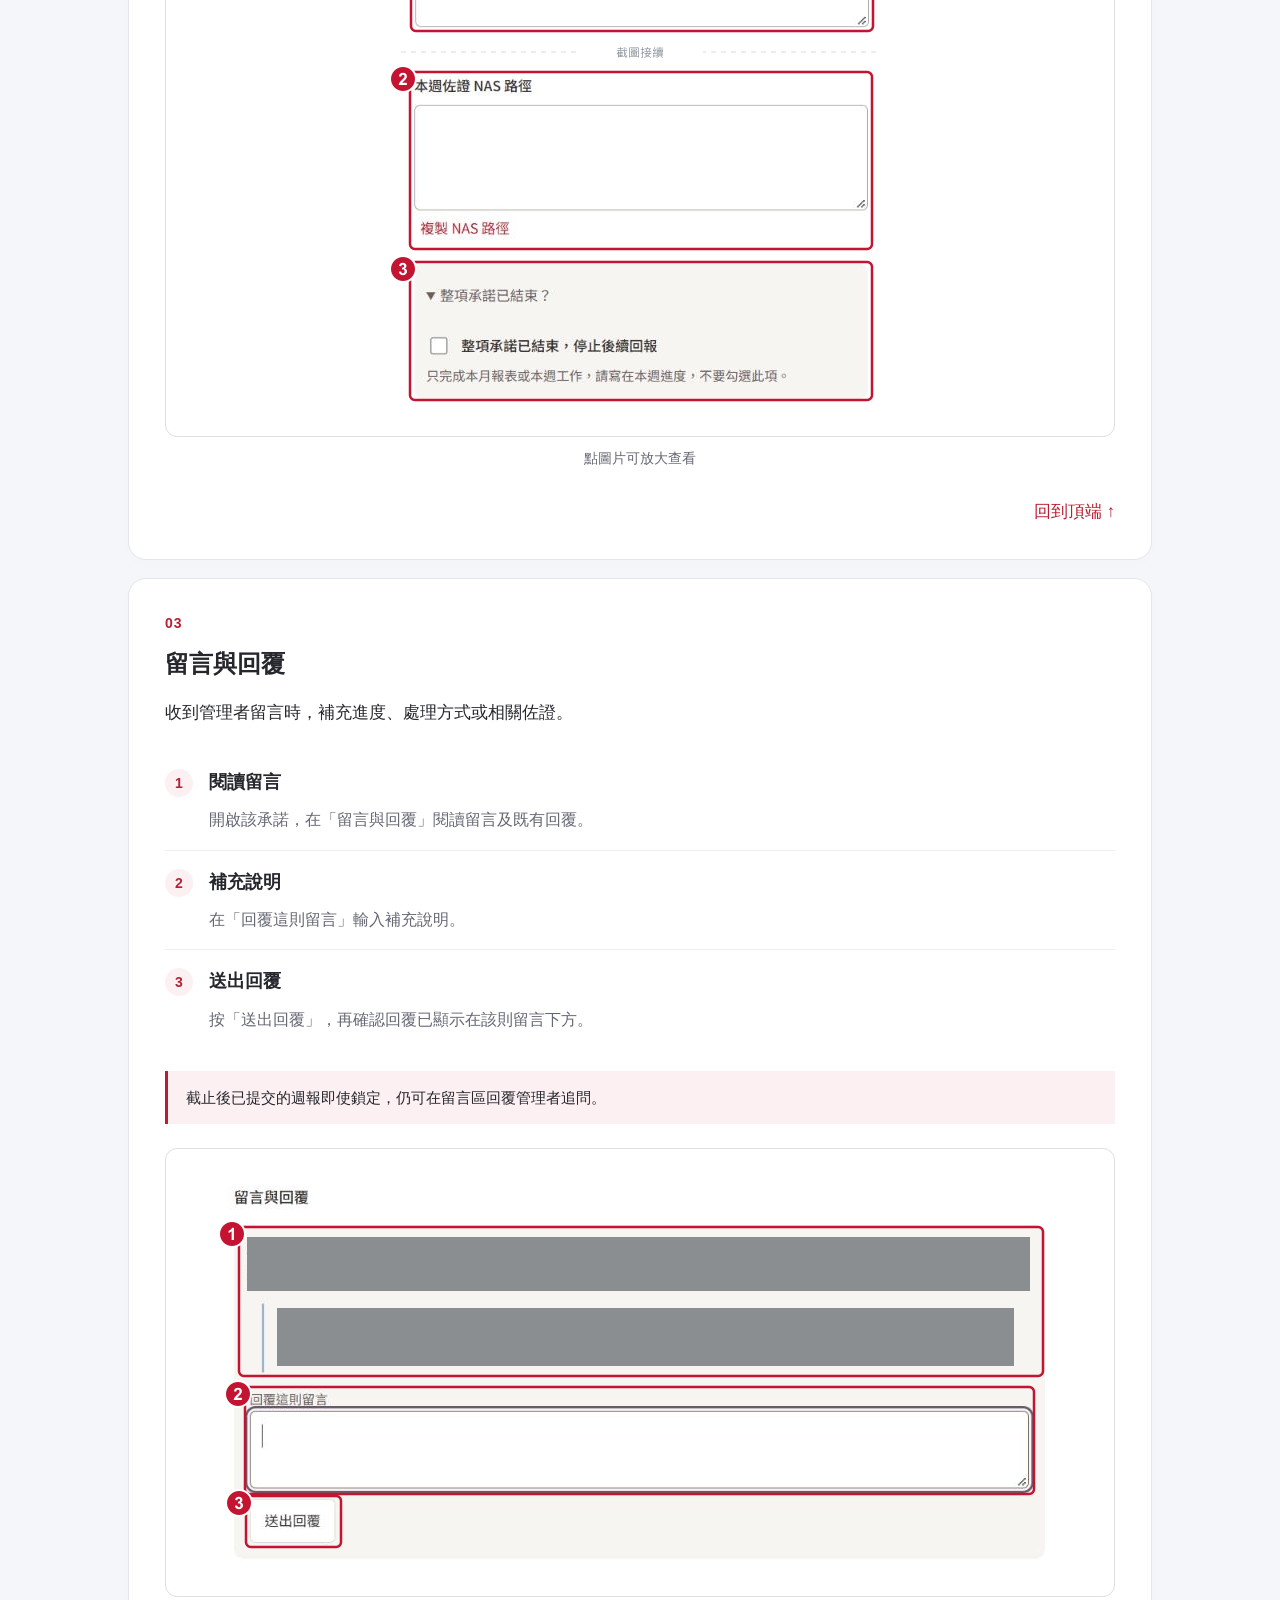
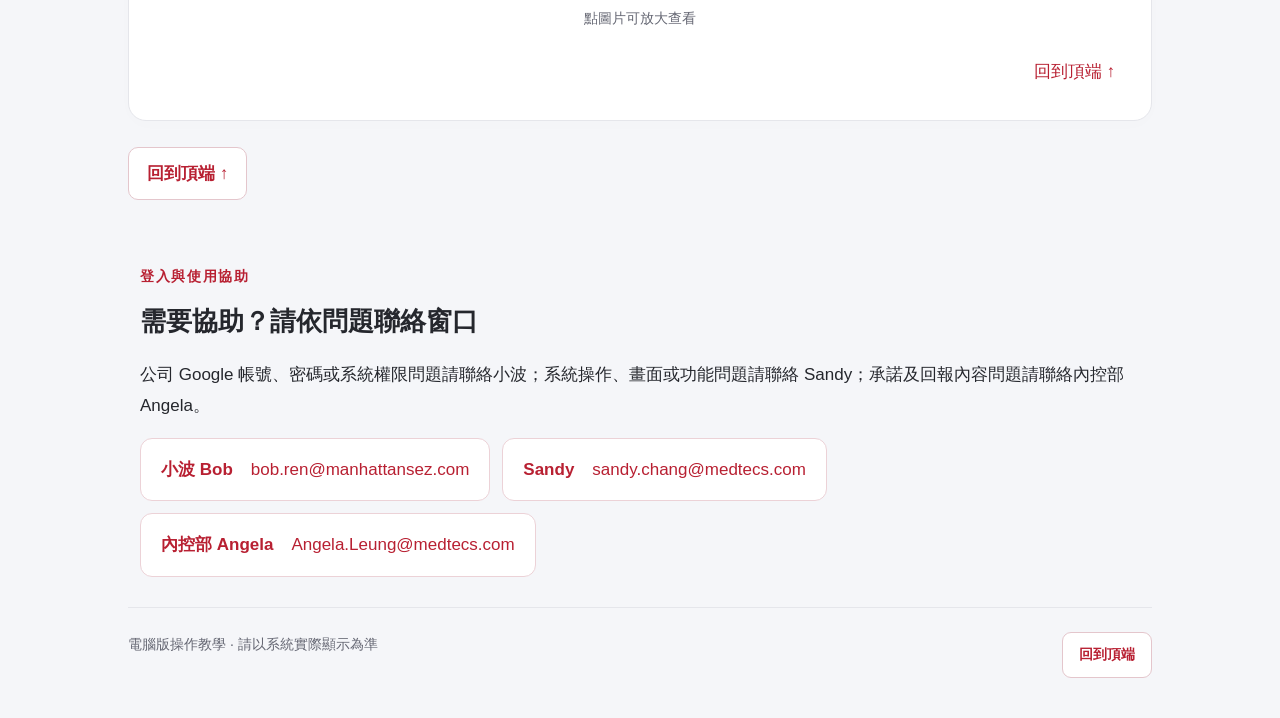
<file: preview/daily.html>
<!doctype html>
<html lang="zh-Hant">
<head>
  <meta charset="utf-8"><meta name="viewport" content="width=device-width,initial-scale=1">
  <title>說到做到，主動回報｜電腦版操作教學</title>
  <meta name="description" content="登入、填寫與確認主管承諾的電腦版操作教學。">
  <link rel="icon" type="image/svg+xml" href="data:image/svg+xml,%3Csvg xmlns='http://www.w3.org/2000/svg' viewBox='0 0 32 32'%3E%3Crect width='32' height='32' rx='7' fill='%23b82032'/%3E%3Cpath d='m8 16 5 5 11-11' fill='none' stroke='white' stroke-width='3'/%3E%3C/svg%3E">
  <link rel="stylesheet" href="style.css?v=20261013"><script src="guide.js?v=20261013-dashboard" defer></script>
  <meta name="robots" content="noindex,nofollow">
<style>.section-shortcuts{display:flex;flex-wrap:wrap;gap:10px;margin:0 0 28px}.section-shortcuts a{display:inline-flex;align-items:center;gap:6px;padding:12px 18px;border:1px solid #ead3d7;border-radius:999px;background:#fff;color:#b82032;text-decoration:none;font-size:15px}.section-shortcuts a:hover,.section-shortcuts a:focus-visible{background:#fdf0f2;border-color:#b82032}.section-back{display:block;width:fit-content;margin:24px 0 0 auto;color:#b82032;text-decoration:none}#daily,#daily .step{scroll-margin-top:100px}</style>
</head>
<body id="top" data-page="2" data-environment="preview">
  <header class="topbar"><div class="top-inner"><a href="#top" class="brand"><span class="mic">MIC</span><span data-i="brand">說到做到，主動回報</span></a><nav class="languages" aria-label="Language"><button data-lang="zh-Hant" aria-pressed="true">繁體中文</button><button data-lang="zh-Hans" aria-pressed="false">简体中文</button><button data-lang="en" aria-pressed="false">English</button></nav></div></header>
  <div class="environment-banner" data-i="testBanner">測試區｜內容調整中</div>
  <main>
    <section class="intro"><span class="eyebrow" data-i="eyebrow"></span><h1 data-i="title"></h1><p class="lead" data-i="lead"></p><a class="primary system-link" target="_blank" rel="noopener" data-i="open"></a><p class="prereq" data-i="prereq"></p></section>
    <nav class="steps-nav" aria-label="教學步驟"></nav>
    <div id="sections"></div>
    <section class="help" id="help"><span class="eyebrow" data-i="helpLabel"></span><h2 data-i="helpTitle"></h2><p data-i="helpText"></p><div class="contact-list"><a class="contact" href="mailto:bob.ren@manhattansez.com"><span data-i="contactName"></span><span>bob.ren@manhattansez.com</span></a><a class="contact" href="mailto:sandy.chang@medtecs.com"><span data-i="systemContactName"></span><span>sandy.chang@medtecs.com</span></a><a class="contact" href="mailto:Angela.Leung@medtecs.com"><span data-i="contentContactName"></span><span>Angela.Leung@medtecs.com</span></a></div></section>
    <footer><span data-i="footer"></span><a href="#top" data-i="back"></a></footer>
  </main>
  <dialog id="zoom" aria-labelledby="zoom-caption"><div class="zoom-toolbar"><span id="zoom-caption"></span><button id="close-zoom" type="button"></button></div><div id="zoom-content"></div></dialog>
</body></html>
</file>
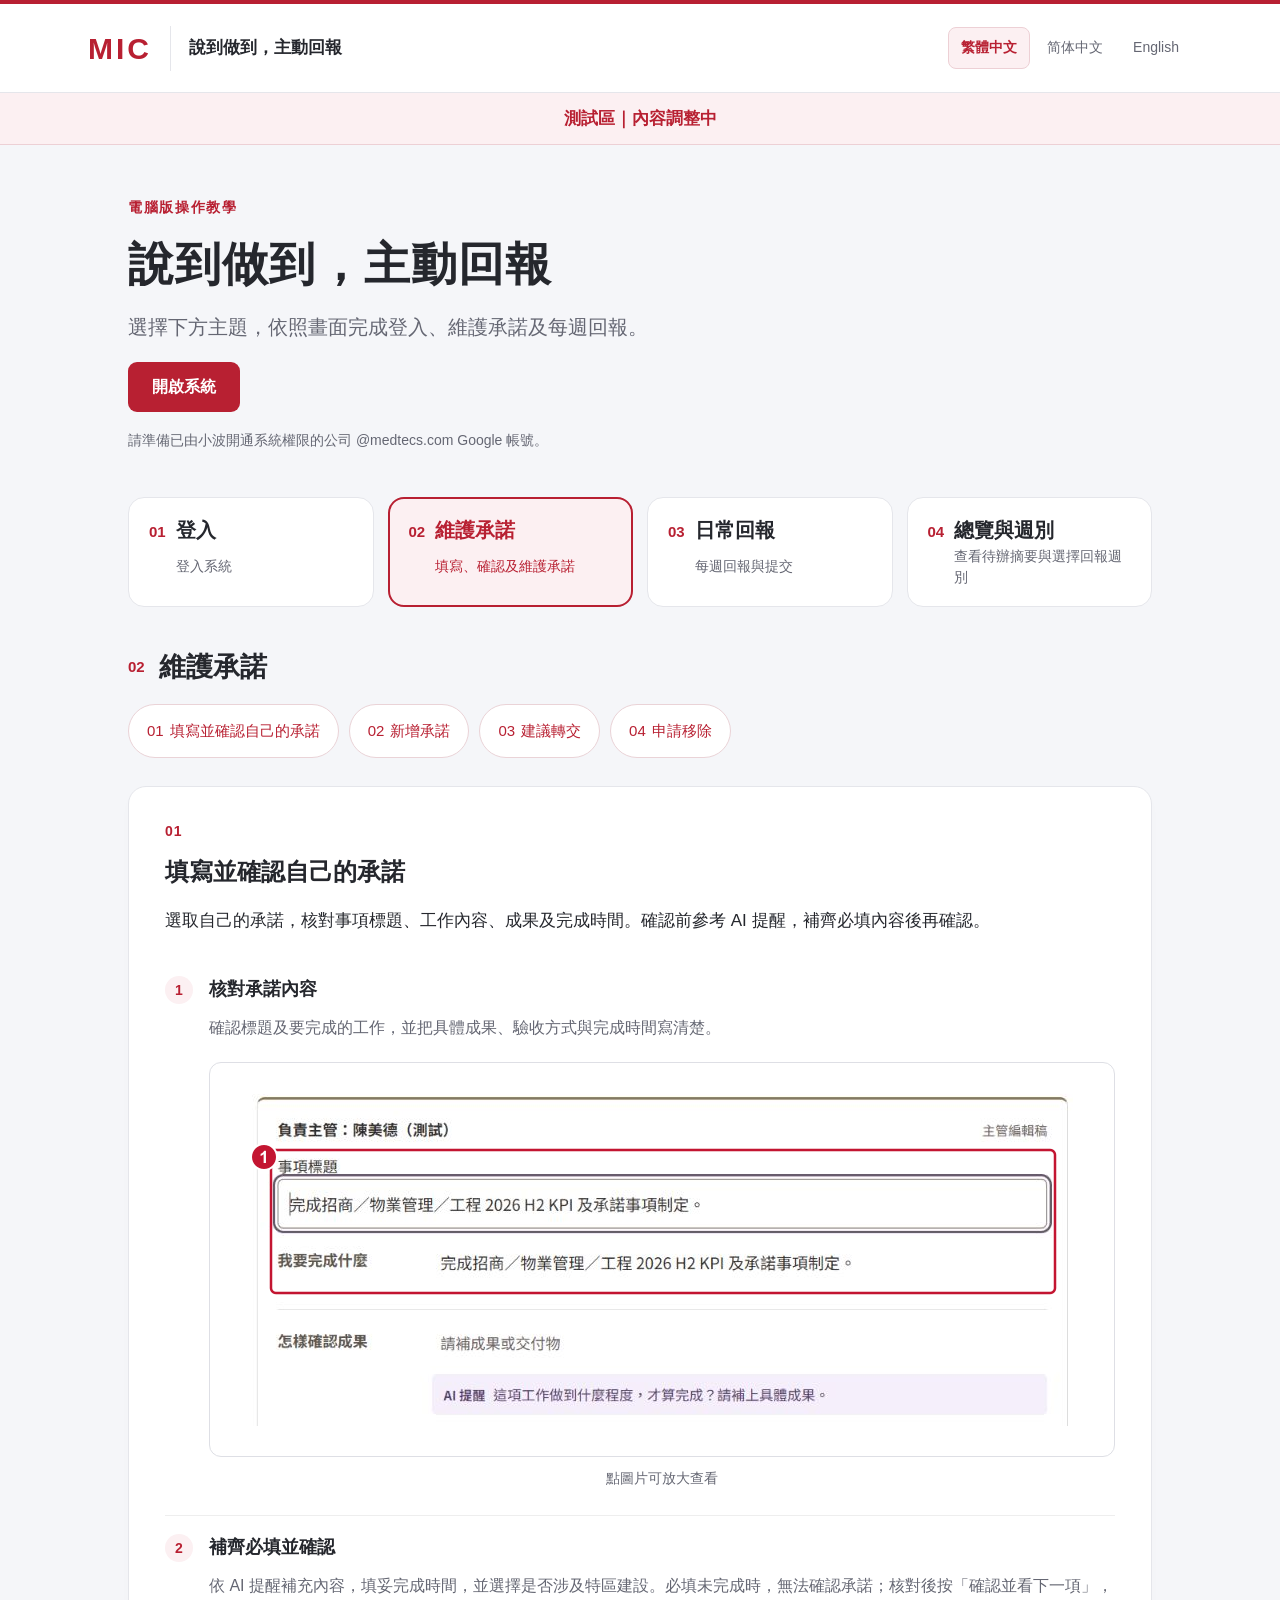
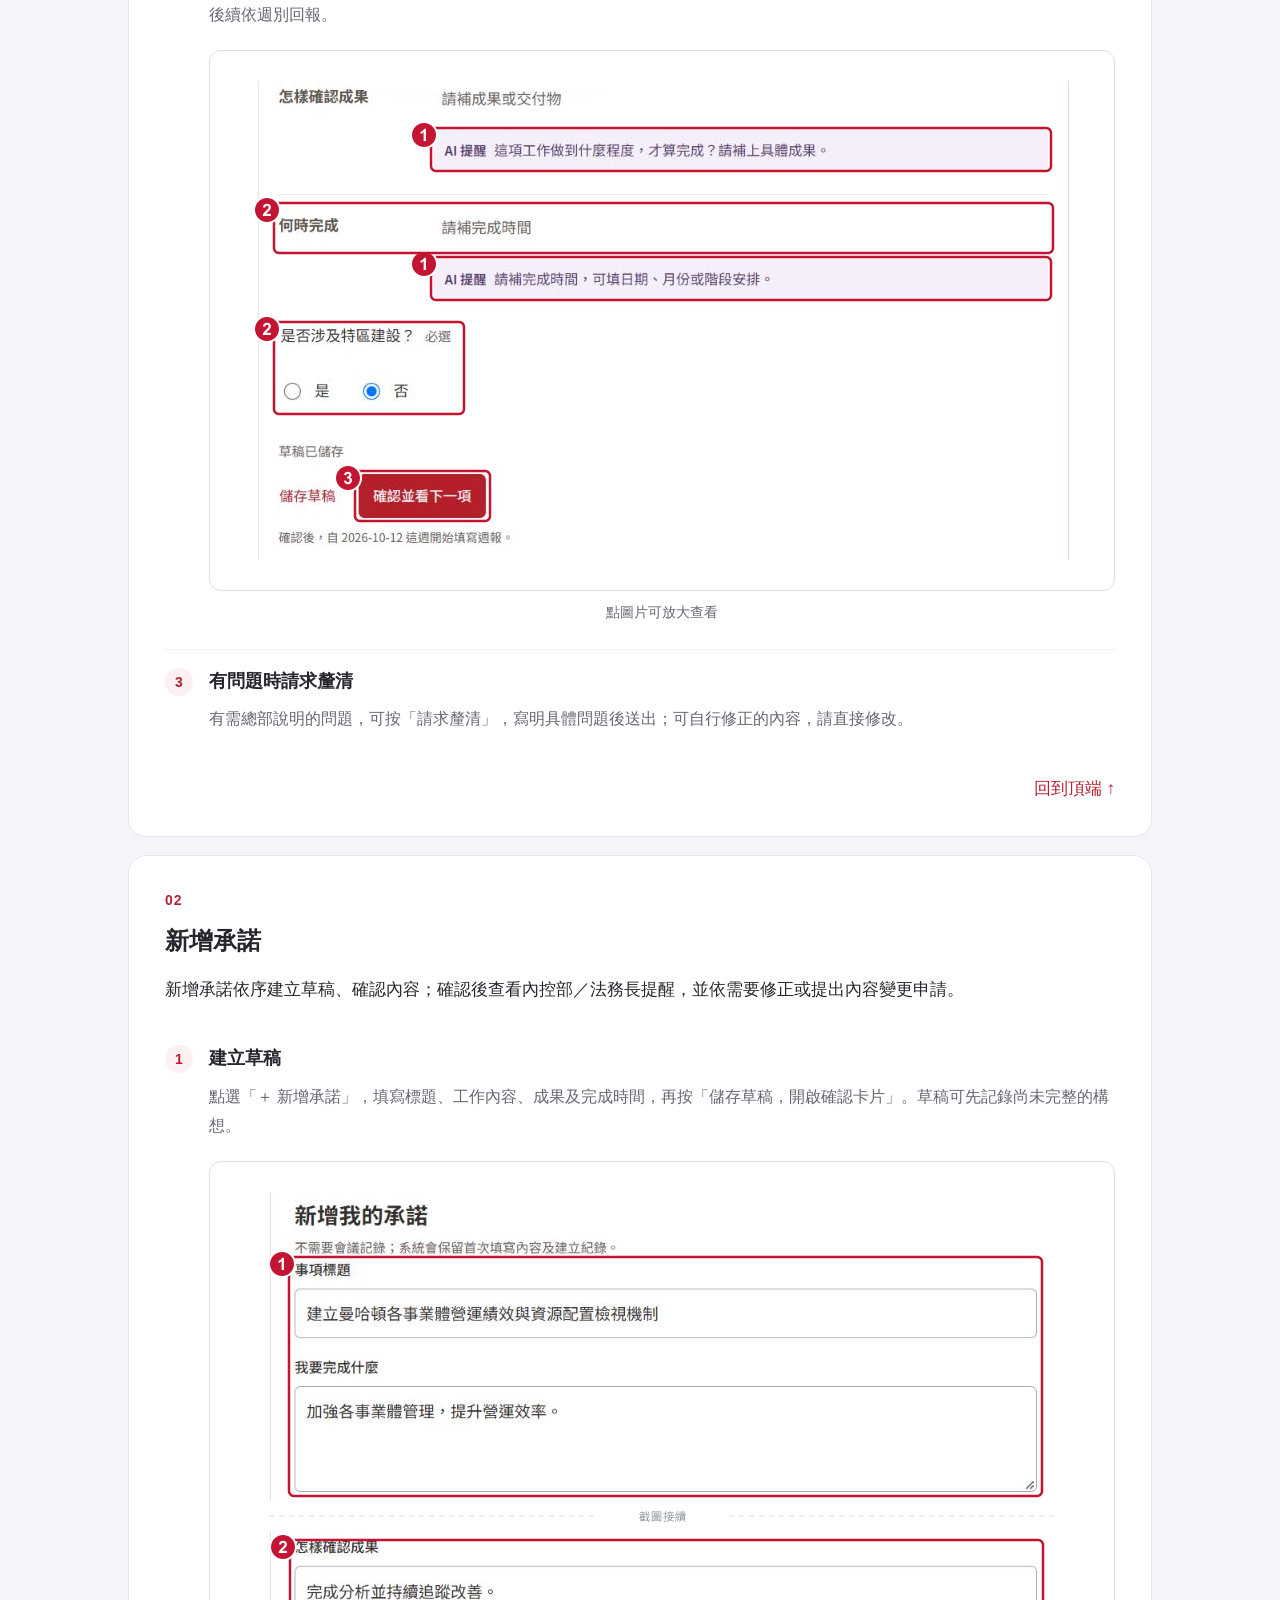
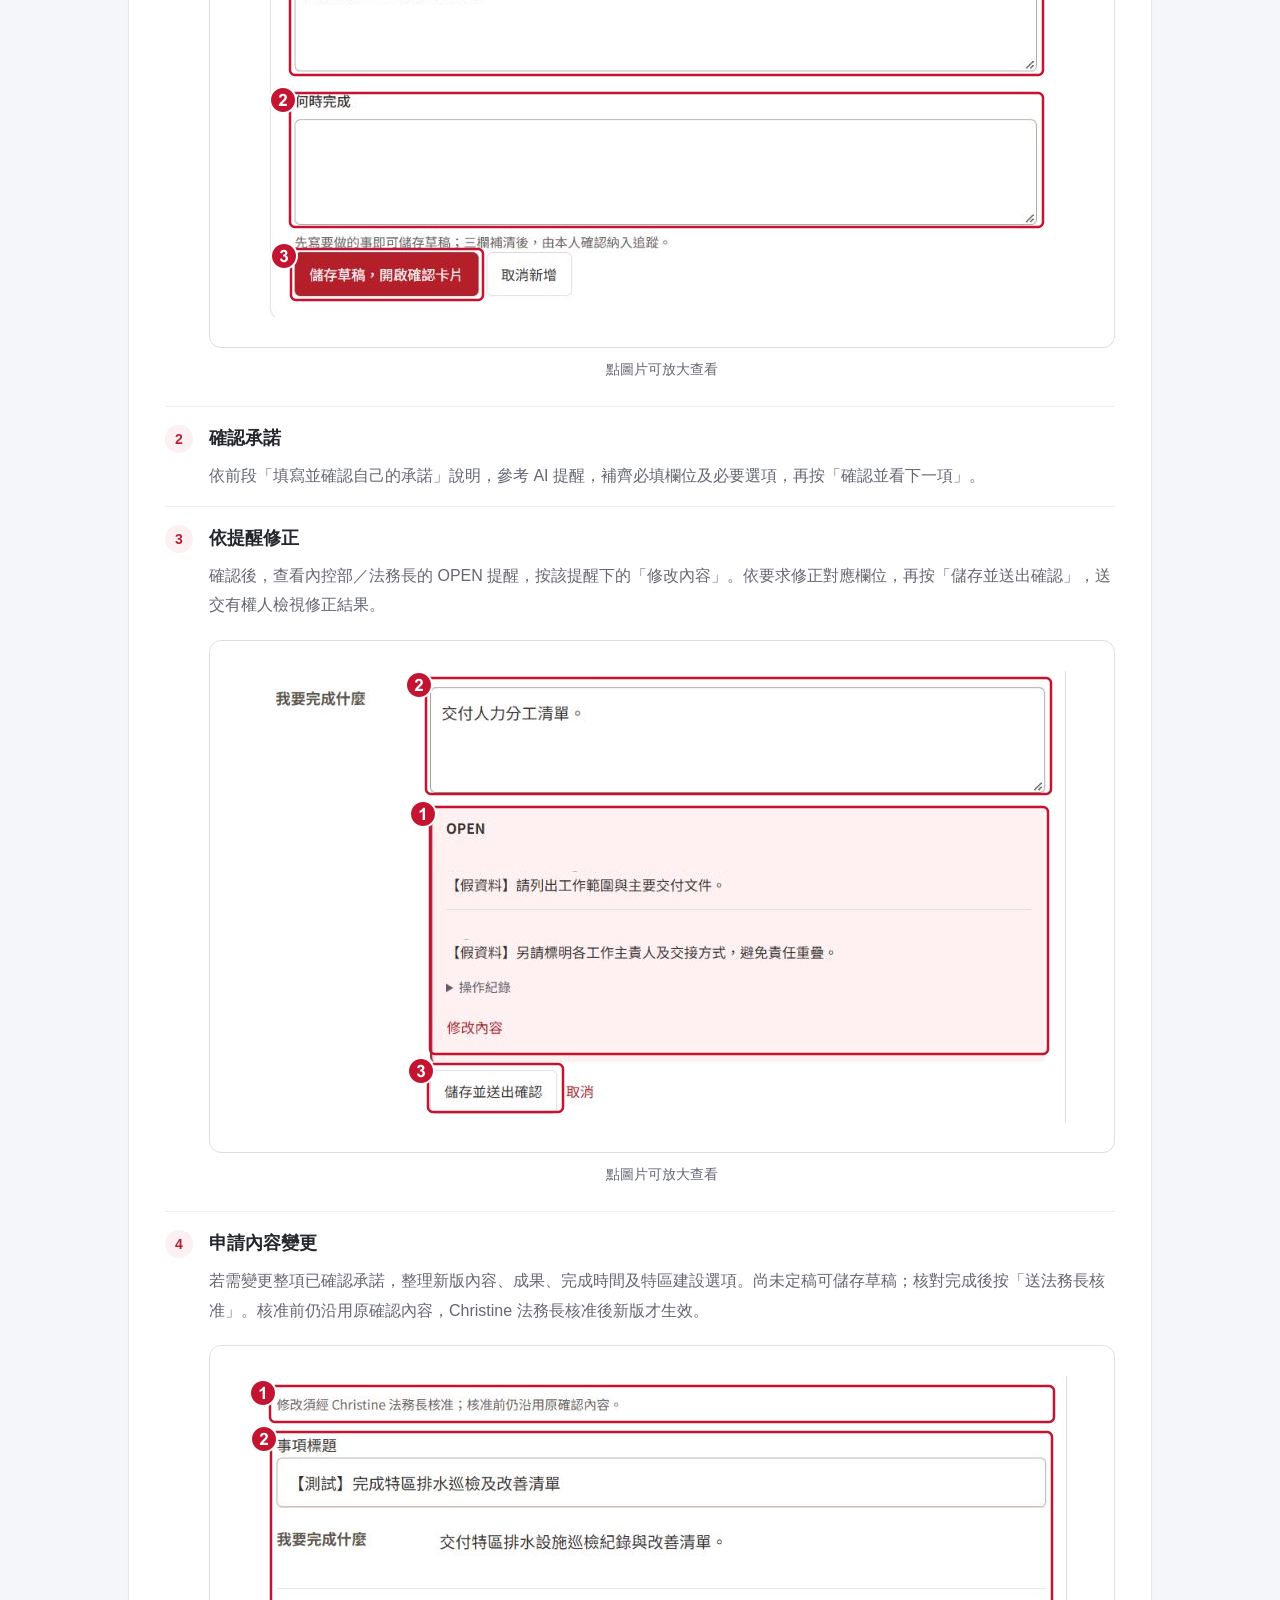
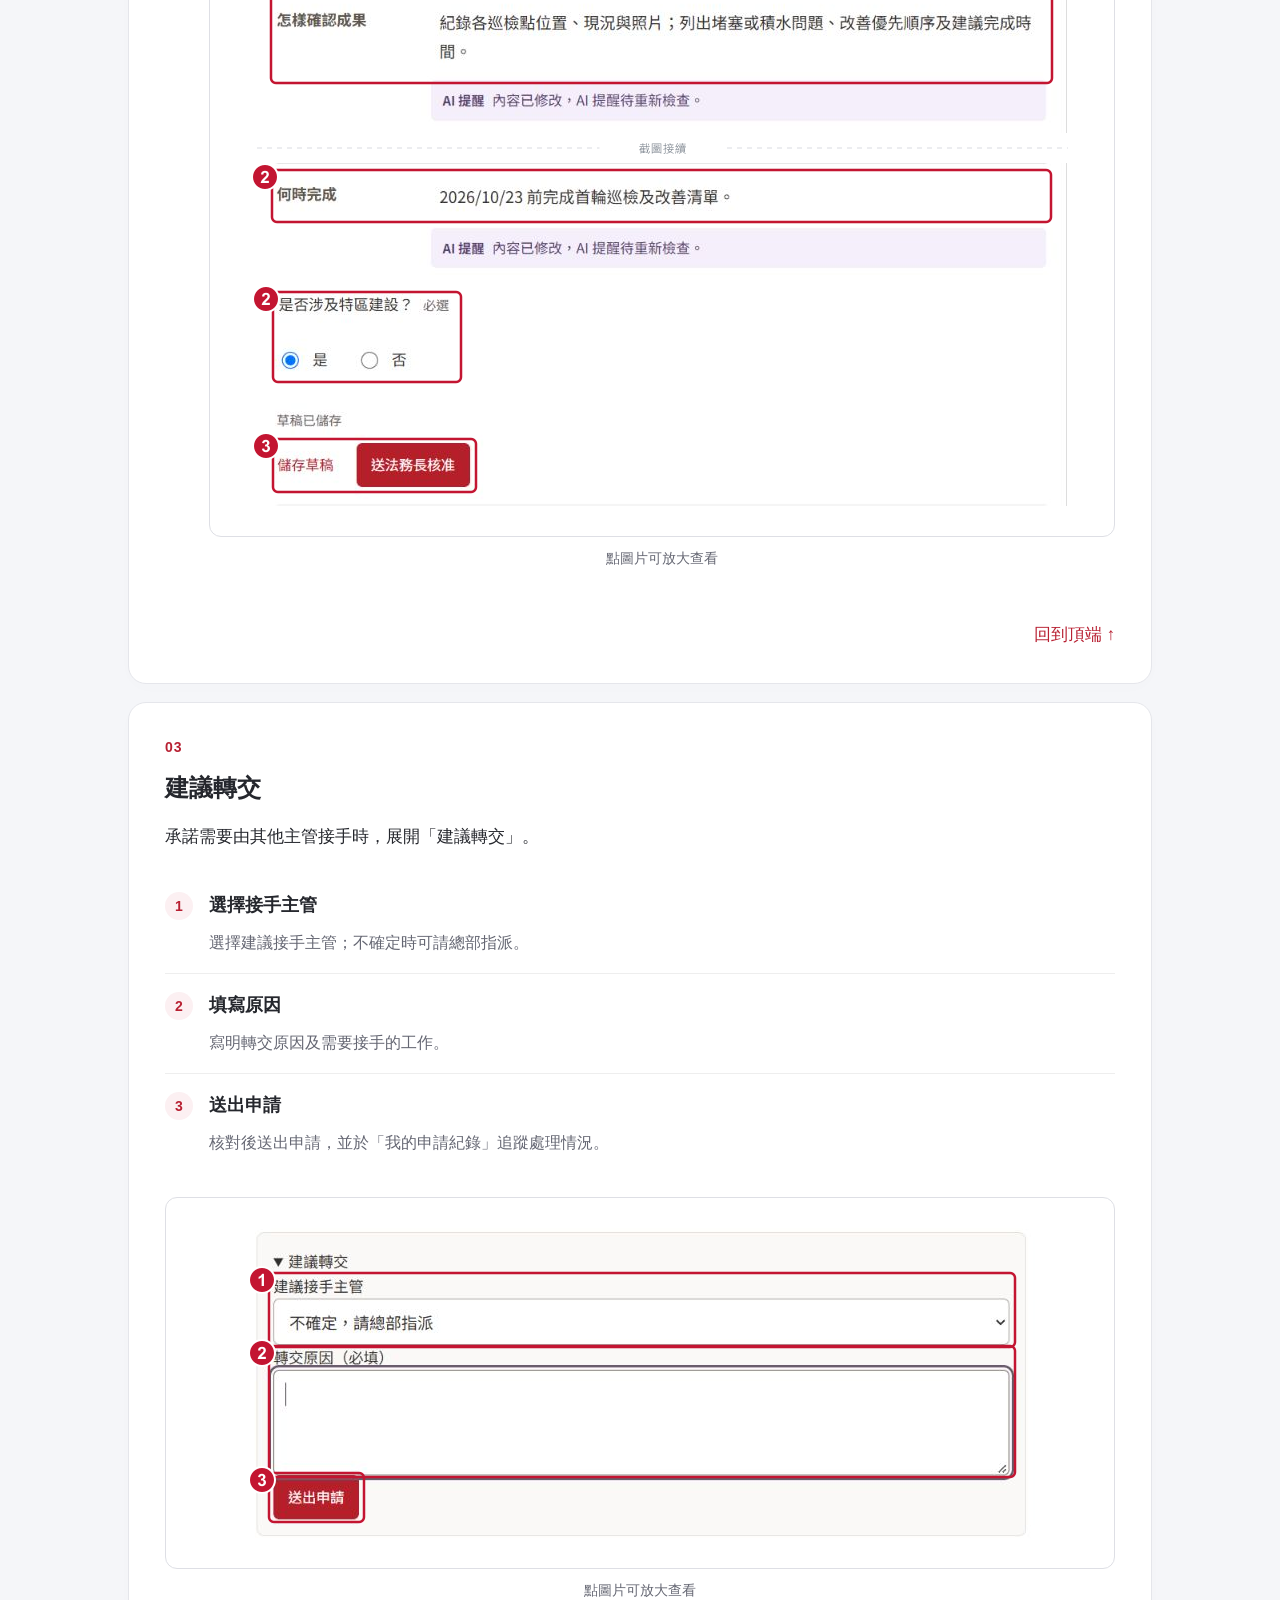
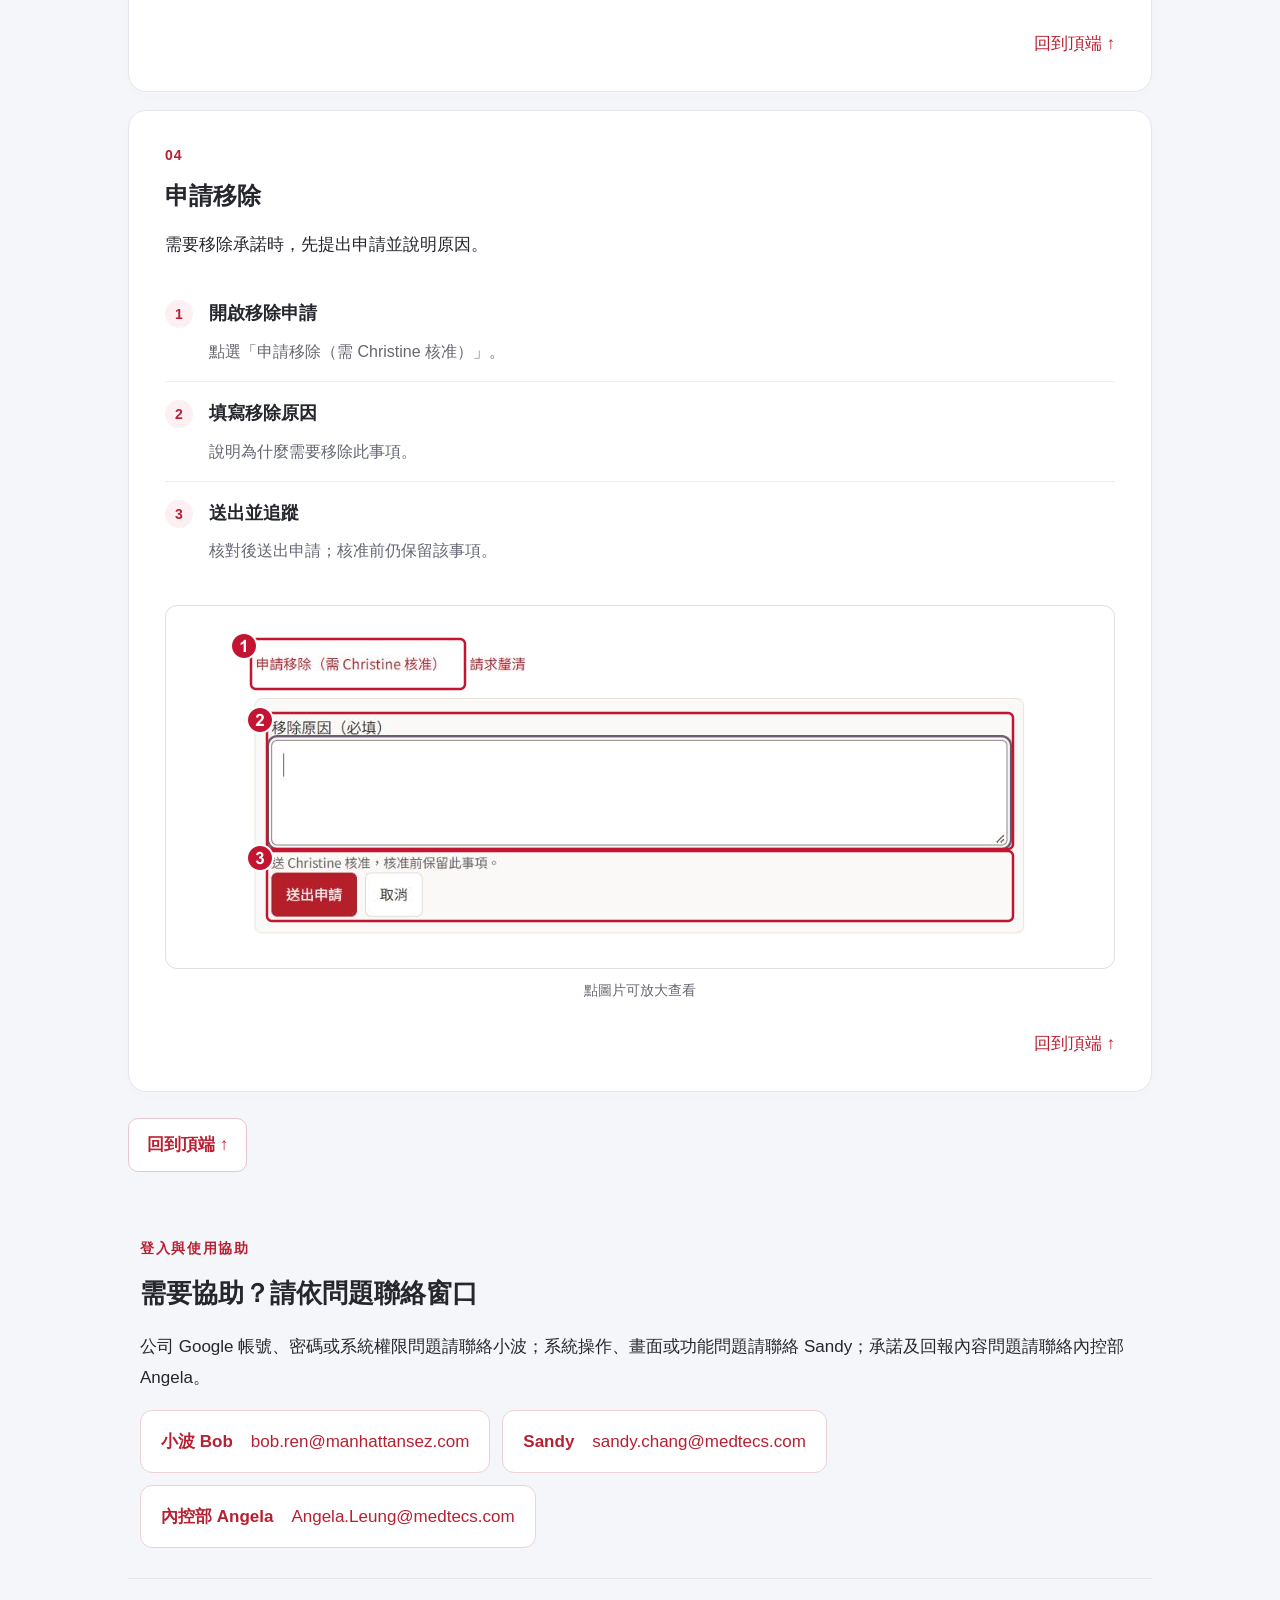
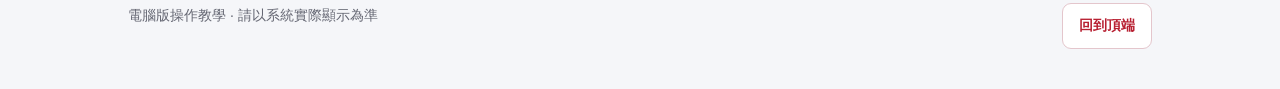
<file: preview/maintain.html>
<!doctype html>
<html lang="zh-Hant">
<head>
  <meta charset="utf-8"><meta name="viewport" content="width=device-width,initial-scale=1">
  <title>說到做到，主動回報｜電腦版操作教學</title>
  <meta name="description" content="登入、填寫與確認主管承諾的電腦版操作教學。">
  <link rel="icon" type="image/svg+xml" href="data:image/svg+xml,%3Csvg xmlns='http://www.w3.org/2000/svg' viewBox='0 0 32 32'%3E%3Crect width='32' height='32' rx='7' fill='%23b82032'/%3E%3Cpath d='m8 16 5 5 11-11' fill='none' stroke='white' stroke-width='3'/%3E%3C/svg%3E">
  <link rel="stylesheet" href="style.css?v=20261013"><script src="guide.js?v=20261013-dashboard" defer></script>
  <meta name="robots" content="noindex,nofollow">
<style>.section-shortcuts{display:flex;flex-wrap:wrap;gap:10px;margin:0 0 28px}.section-shortcuts a{display:inline-flex;align-items:center;gap:6px;padding:12px 18px;border:1px solid #ead3d7;border-radius:999px;background:#fff;color:#b82032;text-decoration:none;font-size:15px}.section-shortcuts a:hover,.section-shortcuts a:focus-visible{background:#fdf0f2;border-color:#b82032}.section-back{display:block;width:fit-content;margin:24px 0 0 auto;color:#b82032;text-decoration:none}#maintain,#maintain .step{scroll-margin-top:100px}</style></head>
<body id="top" data-page="1" data-environment="preview">
  <header class="topbar"><div class="top-inner"><a href="#top" class="brand"><span class="mic">MIC</span><span data-i="brand">說到做到，主動回報</span></a><nav class="languages" aria-label="Language"><button data-lang="zh-Hant" aria-pressed="true">繁體中文</button><button data-lang="zh-Hans" aria-pressed="false">简体中文</button><button data-lang="en" aria-pressed="false">English</button></nav></div></header>
  <div class="environment-banner" data-i="testBanner">測試區｜內容調整中</div>
  <main>
    <section class="intro"><span class="eyebrow" data-i="eyebrow"></span><h1 data-i="title"></h1><p class="lead" data-i="lead"></p><a class="primary system-link" target="_blank" rel="noopener" data-i="open"></a><p class="prereq" data-i="prereq"></p></section>
    <nav class="steps-nav" aria-label="教學步驟"></nav>
    <div id="sections"></div>
    <section class="help" id="help"><span class="eyebrow" data-i="helpLabel"></span><h2 data-i="helpTitle"></h2><p data-i="helpText"></p><div class="contact-list"><a class="contact" href="mailto:bob.ren@manhattansez.com"><span data-i="contactName"></span><span>bob.ren@manhattansez.com</span></a><a class="contact" href="mailto:sandy.chang@medtecs.com"><span data-i="systemContactName"></span><span>sandy.chang@medtecs.com</span></a><a class="contact" href="mailto:Angela.Leung@medtecs.com"><span data-i="contentContactName"></span><span>Angela.Leung@medtecs.com</span></a></div></section>
    <footer><span data-i="footer"></span><a href="#top" data-i="back"></a></footer>
  </main>
  <dialog id="zoom" aria-labelledby="zoom-caption"><div class="zoom-toolbar"><span id="zoom-caption"></span><button id="close-zoom" type="button"></button></div><div id="zoom-content"></div></dialog>
</body></html>
</file>
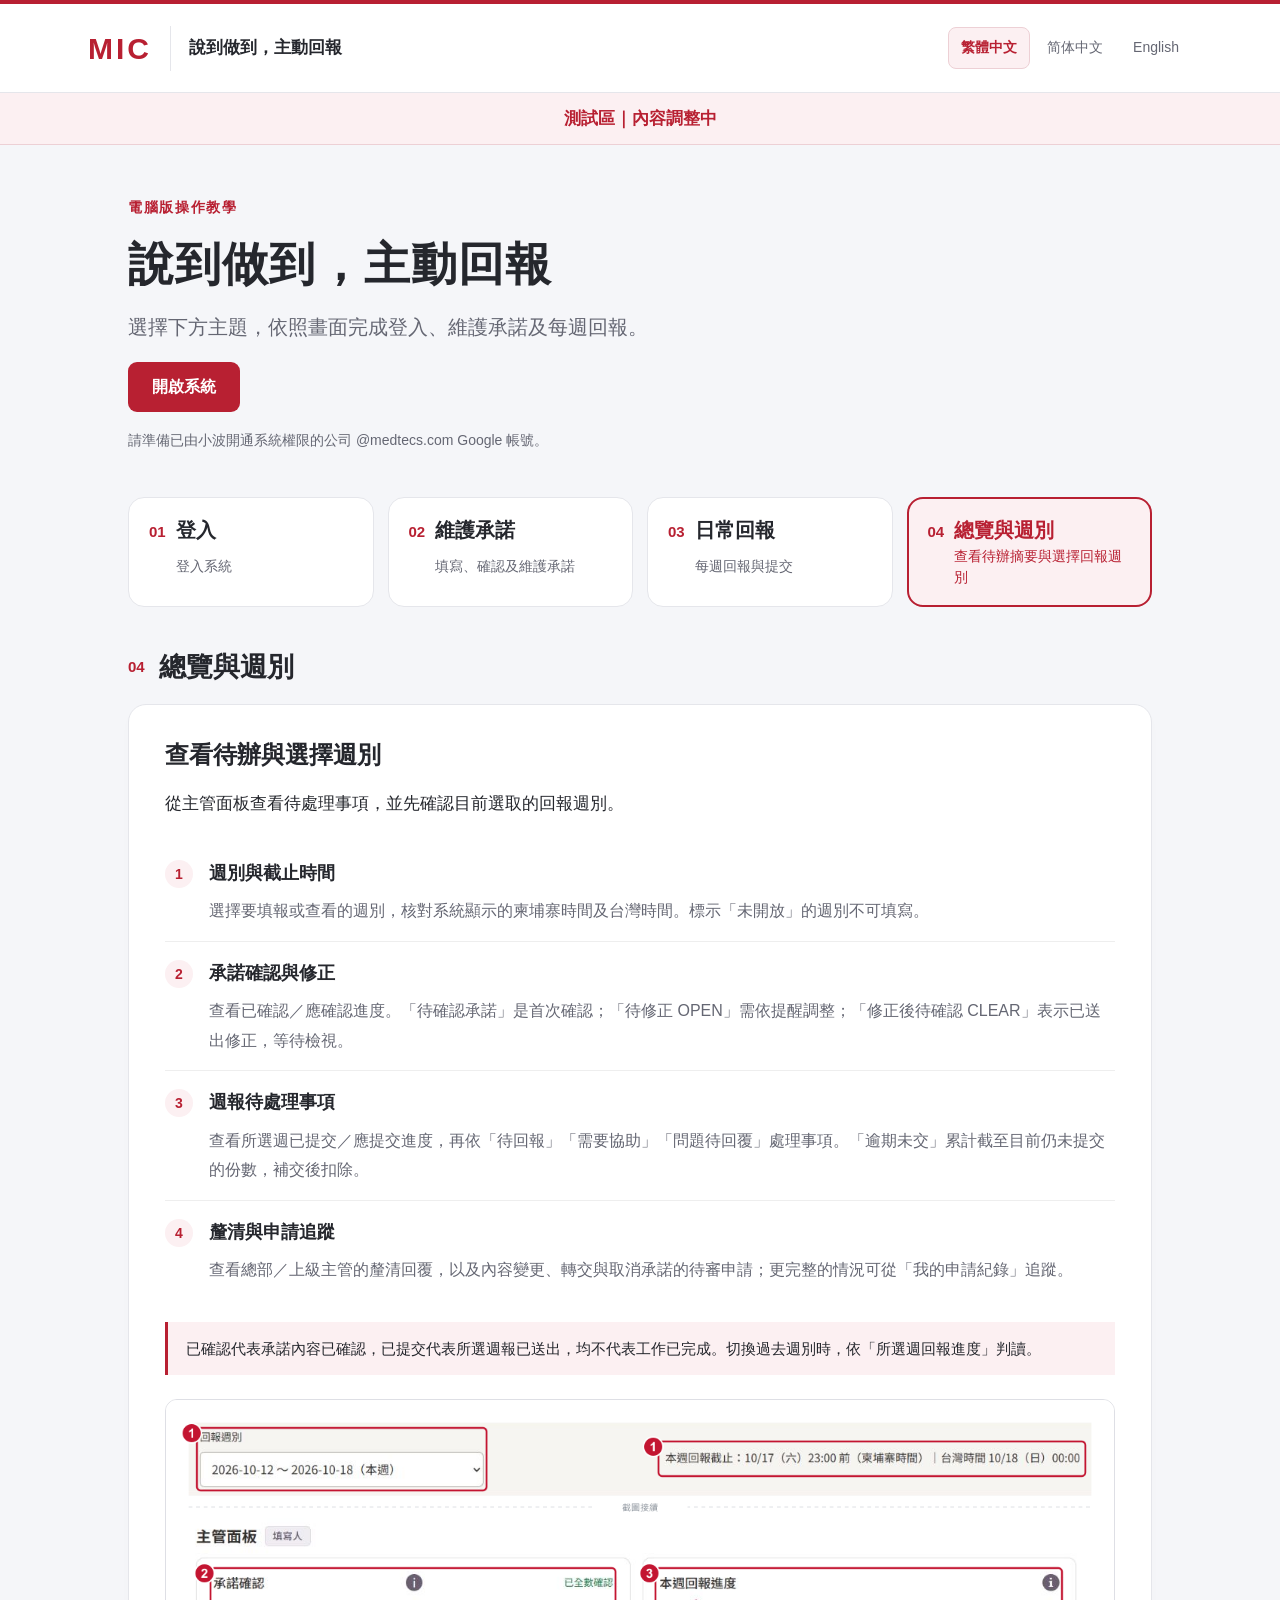
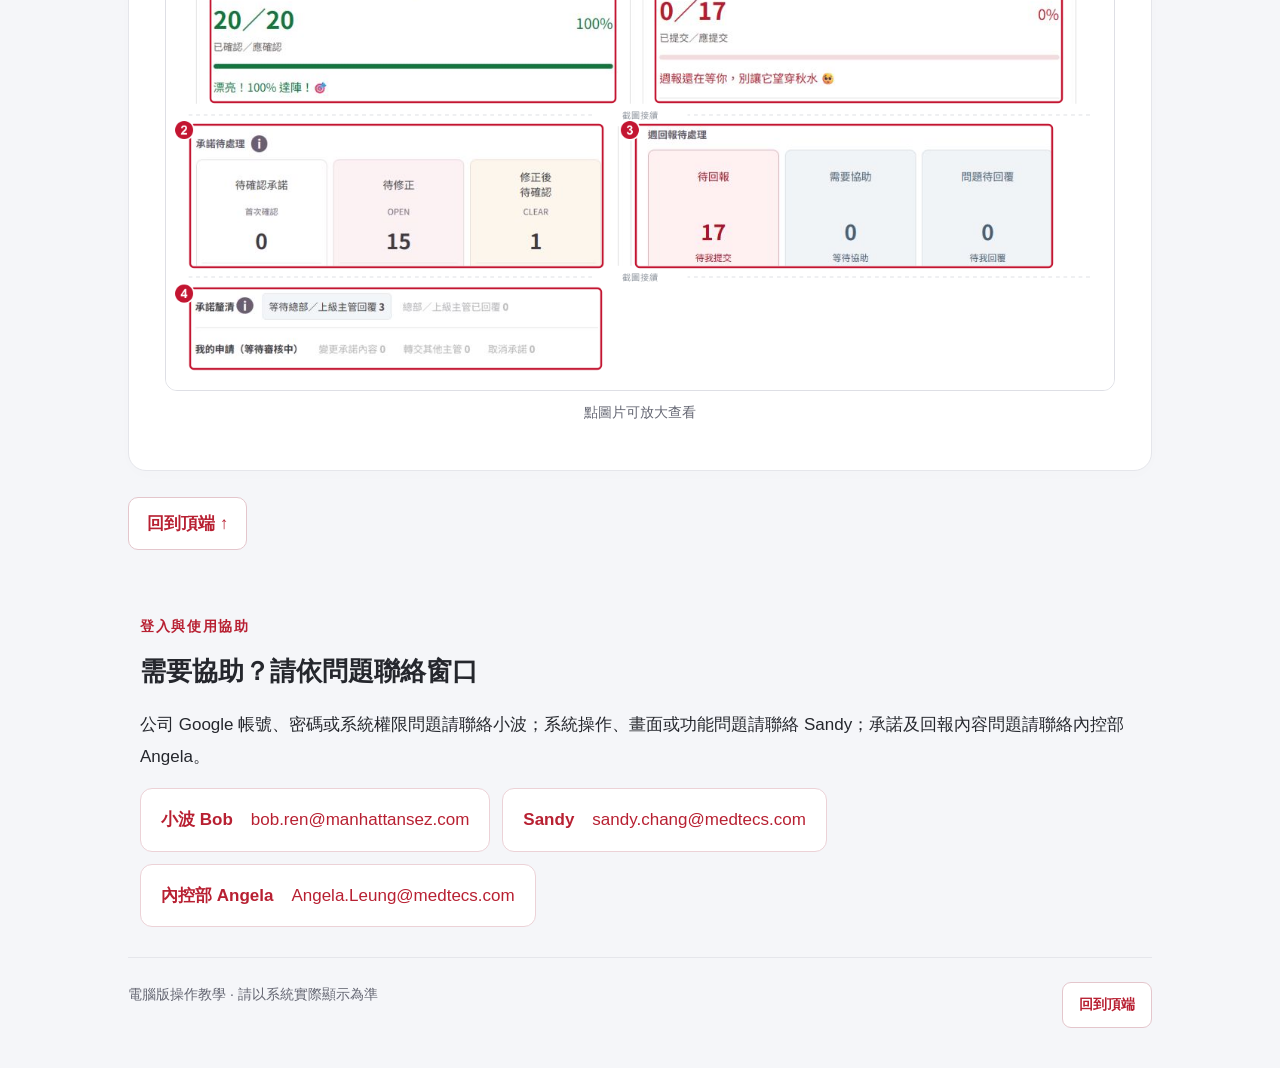
<file: preview/overview.html>
<!doctype html>
<html lang="zh-Hant">
<head>
  <meta charset="utf-8"><meta name="viewport" content="width=device-width,initial-scale=1">
  <title>說到做到，主動回報｜電腦版操作教學</title>
  <meta name="description" content="登入、填寫與確認主管承諾的電腦版操作教學。">
  <link rel="icon" type="image/svg+xml" href="data:image/svg+xml,%3Csvg xmlns='http://www.w3.org/2000/svg' viewBox='0 0 32 32'%3E%3Crect width='32' height='32' rx='7' fill='%23b82032'/%3E%3Cpath d='m8 16 5 5 11-11' fill='none' stroke='white' stroke-width='3'/%3E%3C/svg%3E">
  <link rel="stylesheet" href="style.css?v=20261013"><script src="guide.js?v=20261013-dashboard" defer></script>
  <meta name="robots" content="noindex,nofollow">
</head>
<body id="top" data-page="3" data-environment="preview">
  <header class="topbar"><div class="top-inner"><a href="#top" class="brand"><span class="mic">MIC</span><span data-i="brand">說到做到，主動回報</span></a><nav class="languages" aria-label="Language"><button data-lang="zh-Hant" aria-pressed="true">繁體中文</button><button data-lang="zh-Hans" aria-pressed="false">简体中文</button><button data-lang="en" aria-pressed="false">English</button></nav></div></header>
  <div class="environment-banner" data-i="testBanner">測試區｜內容調整中</div>
  <main>
    <section class="intro"><span class="eyebrow" data-i="eyebrow"></span><h1 data-i="title"></h1><p class="lead" data-i="lead"></p><a class="primary system-link" target="_blank" rel="noopener" data-i="open"></a><p class="prereq" data-i="prereq"></p></section>
    <nav class="steps-nav" aria-label="教學步驟"></nav>
    <div id="sections"></div>
    <section class="help" id="help"><span class="eyebrow" data-i="helpLabel"></span><h2 data-i="helpTitle"></h2><p data-i="helpText"></p><div class="contact-list"><a class="contact" href="mailto:bob.ren@manhattansez.com"><span data-i="contactName"></span><span>bob.ren@manhattansez.com</span></a><a class="contact" href="mailto:sandy.chang@medtecs.com"><span data-i="systemContactName"></span><span>sandy.chang@medtecs.com</span></a><a class="contact" href="mailto:Angela.Leung@medtecs.com"><span data-i="contentContactName"></span><span>Angela.Leung@medtecs.com</span></a></div></section>
    <footer><span data-i="footer"></span><a href="#top" data-i="back"></a></footer>
  </main>
  <dialog id="zoom" aria-labelledby="zoom-caption"><div class="zoom-toolbar"><span id="zoom-caption"></span><button id="close-zoom" type="button"></button></div><div id="zoom-content"></div></dialog>
</body></html>
</file>
<file: style.css>
:root{--red:#b82032;--ink:#25272d;--muted:#656773;--line:#e5e6eb;--bg:#f5f6f9;--soft:#fcf0f2;--radius:18px}*{box-sizing:border-box}html{scroll-behavior:smooth;scroll-padding-top:105px}body{margin:0;color:var(--ink);background:var(--bg);font-family:Arial,"Microsoft JhengHei","Microsoft YaHei",sans-serif;font-size:17px;line-height:1.85}button,a{-webkit-tap-highlight-color:transparent}button{font:inherit;cursor:pointer}a{color:var(--red);text-underline-offset:4px}a:focus-visible,button:focus-visible{outline:3px solid #2c61c8;outline-offset:4px}h1,h2,h3,p{margin-top:0}h1{font-size:clamp(30px,4vw,46px);line-height:1.35;letter-spacing:.025em;margin-bottom:14px}h2{font-size:28px;line-height:1.5;margin-bottom:18px}h3{font-size:18px;margin-bottom:6px}p{margin-bottom:16px}.topbar{background:#fff;border-top:4px solid var(--red);border-bottom:1px solid var(--line)}.top-inner{max-width:1160px;margin:auto;min-height:88px;padding:16px 28px;display:flex;justify-content:space-between;gap:24px;align-items:center}.brand{display:flex;align-items:center;gap:18px;color:var(--ink);text-decoration:none;font-size:17px;font-weight:700;line-height:1.5}.mic{font-size:30px;letter-spacing:.1em;color:var(--red);padding-right:18px;border-right:1px solid var(--line)}.languages{display:flex;gap:4px;flex-shrink:0}.languages button{padding:7px 12px;border:1px solid transparent;background:transparent;color:var(--muted);font-size:14px;border-radius:8px}.languages button[aria-pressed=true]{background:var(--soft);border-color:#edd0d5;color:var(--red);font-weight:700}main{max-width:1080px;padding:0 28px;margin:auto}.intro{padding:50px 0 25px}.eyebrow{display:block;font-size:14px;font-weight:700;letter-spacing:.12em;color:var(--red);margin-bottom:12px}.lead{font-size:20px;color:var(--muted);max-width:850px}.primary{display:inline-block;background:var(--red);color:white;padding:10px 24px;border-radius:9px;text-decoration:none;font-size:16px;font-weight:700}.primary:hover{background:#961727}.prereq{font-size:14px;color:var(--muted);margin:16px 0 0}.steps-nav{display:flex;flex-wrap:wrap;gap:9px;padding:15px 0 26px}.steps-nav a{display:flex;gap:8px;align-items:center;background:#fff;border:1px solid var(--line);padding:7px 13px;border-radius:30px;text-decoration:none;font-size:14px;color:var(--ink)}.steps-nav a:hover{border-color:var(--red);color:var(--red)}.steps-nav b{color:var(--red);font-size:13px}.step{background:white;border:1px solid var(--line);border-radius:var(--radius);padding:32px 36px;margin:0 0 25px;box-shadow:0 4px 18px #20243803;scroll-margin-top:20px}.step-num{font-size:14px;letter-spacing:.06em;color:var(--red);font-weight:700;margin-bottom:9px;display:block}.step h2{margin-bottom:15px}.note{background:#f7f8fa;border-left:3px solid #a6adb9;padding:13px 18px;margin:20px 0;font-size:15px;line-height:1.8}.note.important{background:var(--soft);border-color:var(--red)}.items{list-style:none;counter-reset:item;padding:0;margin:22px 0}.items li{counter-increment:item;padding:15px 0 15px 44px;border-bottom:1px solid #eee;position:relative}.items li:last-child{border-bottom:0}.items li:before{content:counter(item);position:absolute;top:18px;left:0;border-radius:50%;background:var(--soft);color:var(--red);width:28px;height:28px;line-height:28px;text-align:center;font-weight:700;font-size:14px}.items li p{color:var(--muted);margin:0;font-size:16px}.shot{margin:24px 0 12px}.shot-button{display:block;border:1px solid #dedfe5;background:#f8f9fb;padding:0;border-radius:12px;overflow:hidden;width:100%;text-align:left}.shot-button:hover{border-color:var(--red)}.image-wrap{position:relative;display:block;width:100%;line-height:0}.image-wrap img{display:block;width:100%;height:auto}.mark{position:absolute;border:2px solid #cf233d;border-radius:5px;pointer-events:none;box-shadow:0 0 0 1px #ffffff80}.mark em{position:absolute;top:-12px;left:-12px;background:#b82032;color:white;border:2px solid white;box-sizing:content-box;width:23px;height:23px;line-height:23px;font-style:normal;font-weight:700;font-size:13px;text-align:center;border-radius:50%}.shot figcaption{text-align:center;color:var(--muted);font-size:14px;padding-top:9px}.preview-note{font-size:14px;color:var(--muted);margin:12px 0 0}.comparison{display:grid;grid-template-columns:1fr 1fr;gap:16px;margin:20px 0}.comparison>div{background:#f8f9fb;border:1px solid var(--line);border-radius:12px;padding:20px}.comparison>div:last-child{background:var(--soft);border-color:#efd4d9}.comparison p{font-size:16px;margin:0;color:var(--muted)}.pending{box-shadow:none;background:#f9fafc;border-style:dashed}.pending h2{font-size:23px}.pending p{font-size:16px;color:var(--muted);margin-bottom:0}.pending-label{font-size:12px;letter-spacing:.1em;border:1px solid #c8cbd3;padding:4px 9px;border-radius:5px;color:#686b75;display:inline-block;line-height:1.5;margin-left:12px;vertical-align:middle}.help{padding:30px 12px}.help h2{font-size:26px}.contact-list{display:flex;flex-wrap:wrap;gap:12px}.contact{display:inline-flex;flex-wrap:wrap;gap:8px 18px;padding:15px 20px;border:1px solid #ecd2d7;border-radius:12px;background:white;text-decoration:none;font-size:17px}.contact span:first-child{font-weight:700}#faq{margin-top:24px}details{border-bottom:1px solid var(--line);padding:14px 0}summary{font-size:17px;font-weight:700;cursor:pointer}details p{font-size:16px;color:var(--muted);margin:12px 0 0}footer{display:flex;justify-content:space-between;gap:20px;border-top:1px solid var(--line);padding:24px 0 40px;font-size:14px;color:var(--muted)}dialog{border:0;border-radius:14px;width:min(1440px,96vw);max-width:96vw;max-height:94vh;padding:0;background:#fff;box-shadow:0 20px 100px #0007}dialog::backdrop{background:#101722b8}.zoom-toolbar{position:sticky;top:0;z-index:2;background:white;display:flex;align-items:center;justify-content:space-between;gap:18px;padding:12px 20px;border-bottom:1px solid var(--line);font-size:15px}.zoom-toolbar button{background:var(--red);color:#fff;border:0;border-radius:7px;padding:6px 16px;font-size:15px}#zoom-content{padding:16px}#zoom-content .image-wrap{min-width:600px}#zoom-content{overflow:auto}.en-ui h1{letter-spacing:0}.en-ui .brand{max-width:430px}.en-ui h2{font-size:26px}@media(max-width:760px){main{padding:0 18px}.top-inner{padding:15px 18px;flex-wrap:wrap;gap:10px}.brand{font-size:15px}.mic{font-size:25px}.languages{width:100%}.languages button{flex:1}.intro{padding-top:30px}.lead{font-size:18px}.step{padding:24px 20px}.step h2{font-size:24px}.comparison{grid-template-columns:1fr}.contact{font-size:15px}footer{flex-direction:column;gap:6px}.steps-nav a{font-size:13px}#zoom-content{padding:8px}}@media(prefers-reduced-motion:reduce){html{scroll-behavior:auto}}

.guide-group{scroll-margin-top:20px;margin-bottom:34px}.group-heading{display:flex;align-items:center;gap:14px;margin:10px 0 17px}.group-heading>span{font-size:15px;font-weight:700;color:var(--red)}.group-heading h2{font-size:27px;margin:0}.step-title{font-size:24px;line-height:1.5;margin-bottom:15px}.guide-group .step{margin-bottom:18px}.guide-group .pending h3.step-title{font-size:22px}

.items .item-shot{margin:18px 0 8px}

.steps-nav{display:grid;grid-template-columns:repeat(3,1fr);gap:14px;padding:18px 0 30px}
.steps-nav a{display:grid;grid-template-columns:auto 1fr;column-gap:10px;row-gap:2px;align-items:start;border-radius:16px;padding:18px 20px;min-height:94px}
.steps-nav a b{grid-row:1 / 3;font-size:15px;padding-top:2px}.steps-nav a strong{font-size:20px;line-height:1.4}.steps-nav a span{color:var(--muted);font-size:14px;line-height:1.5}
.steps-nav a[aria-current=page]{border:2px solid var(--red);background:var(--soft);padding:17px 19px}
.steps-nav a[aria-current=page] strong,.steps-nav a[aria-current=page] span,.steps-nav a[aria-current=page] b{color:var(--red)}
.guide-group[hidden]{display:none}.guide-group.active{display:block}.screen-back{display:flex;width:max-content;margin:26px 0 10px;padding:10px 18px;border:1px solid #e4c6cc;border-radius:10px;background:#fff;text-decoration:none;font-weight:700}
footer a{display:inline-flex;align-items:center;padding:9px 16px;border:1px solid #e4c6cc;border-radius:9px;background:#fff;text-decoration:none;font-weight:700}
@media(max-width:760px){.steps-nav{grid-template-columns:1fr}.steps-nav a{min-height:auto}.steps-nav a strong{font-size:18px}}

.steps-nav{grid-template-columns:repeat(4,minmax(0,1fr))}
.steps-nav .nav-disabled{display:grid;grid-template-columns:auto 1fr;column-gap:10px;row-gap:2px;align-items:start;border:1px solid var(--line);border-radius:16px;padding:18px 20px;min-height:94px;background:#eceef1;color:#737782;cursor:not-allowed}
.steps-nav .nav-disabled b{grid-row:1 / 3;font-size:15px;padding-top:2px;color:#737782}
.steps-nav .nav-disabled strong{font-size:20px;line-height:1.4}
.steps-nav .nav-disabled span{font-size:14px;line-height:1.5;color:#737782}
.environment-banner{padding:10px 28px;background:var(--soft);border-bottom:1px solid #edd0d5;color:var(--red);font-weight:700;text-align:center}
@media(max-width:900px){.steps-nav{grid-template-columns:repeat(2,minmax(0,1fr))}}
@media(max-width:480px){.steps-nav{grid-template-columns:1fr}}
</file>
<file: preview/style.css>
:root{--red:#b82032;--ink:#25272d;--muted:#656773;--line:#e5e6eb;--bg:#f5f6f9;--soft:#fcf0f2;--radius:18px}*{box-sizing:border-box}html{scroll-behavior:smooth;scroll-padding-top:105px}body{margin:0;color:var(--ink);background:var(--bg);font-family:Arial,"Microsoft JhengHei","Microsoft YaHei",sans-serif;font-size:17px;line-height:1.85}button,a{-webkit-tap-highlight-color:transparent}button{font:inherit;cursor:pointer}a{color:var(--red);text-underline-offset:4px}a:focus-visible,button:focus-visible{outline:3px solid #2c61c8;outline-offset:4px}h1,h2,h3,p{margin-top:0}h1{font-size:clamp(30px,4vw,46px);line-height:1.35;letter-spacing:.025em;margin-bottom:14px}h2{font-size:28px;line-height:1.5;margin-bottom:18px}h3{font-size:18px;margin-bottom:6px}p{margin-bottom:16px}.topbar{background:#fff;border-top:4px solid var(--red);border-bottom:1px solid var(--line)}.top-inner{max-width:1160px;margin:auto;min-height:88px;padding:16px 28px;display:flex;justify-content:space-between;gap:24px;align-items:center}.brand{display:flex;align-items:center;gap:18px;color:var(--ink);text-decoration:none;font-size:17px;font-weight:700;line-height:1.5}.mic{font-size:30px;letter-spacing:.1em;color:var(--red);padding-right:18px;border-right:1px solid var(--line)}.languages{display:flex;gap:4px;flex-shrink:0}.languages button{padding:7px 12px;border:1px solid transparent;background:transparent;color:var(--muted);font-size:14px;border-radius:8px}.languages button[aria-pressed=true]{background:var(--soft);border-color:#edd0d5;color:var(--red);font-weight:700}main{max-width:1080px;padding:0 28px;margin:auto}.intro{padding:50px 0 25px}.eyebrow{display:block;font-size:14px;font-weight:700;letter-spacing:.12em;color:var(--red);margin-bottom:12px}.lead{font-size:20px;color:var(--muted);max-width:850px}.primary{display:inline-block;background:var(--red);color:white;padding:10px 24px;border-radius:9px;text-decoration:none;font-size:16px;font-weight:700}.primary:hover{background:#961727}.prereq{font-size:14px;color:var(--muted);margin:16px 0 0}.steps-nav{display:flex;flex-wrap:wrap;gap:9px;padding:15px 0 26px}.steps-nav a{display:flex;gap:8px;align-items:center;background:#fff;border:1px solid var(--line);padding:7px 13px;border-radius:30px;text-decoration:none;font-size:14px;color:var(--ink)}.steps-nav a:hover{border-color:var(--red);color:var(--red)}.steps-nav b{color:var(--red);font-size:13px}.step{background:white;border:1px solid var(--line);border-radius:var(--radius);padding:32px 36px;margin:0 0 25px;box-shadow:0 4px 18px #20243803;scroll-margin-top:20px}.step-num{font-size:14px;letter-spacing:.06em;color:var(--red);font-weight:700;margin-bottom:9px;display:block}.step h2{margin-bottom:15px}.note{background:#f7f8fa;border-left:3px solid #a6adb9;padding:13px 18px;margin:20px 0;font-size:15px;line-height:1.8}.note.important{background:var(--soft);border-color:var(--red)}.items{list-style:none;counter-reset:item;padding:0;margin:22px 0}.items li{counter-increment:item;padding:15px 0 15px 44px;border-bottom:1px solid #eee;position:relative}.items li:last-child{border-bottom:0}.items li:before{content:counter(item);position:absolute;top:18px;left:0;border-radius:50%;background:var(--soft);color:var(--red);width:28px;height:28px;line-height:28px;text-align:center;font-weight:700;font-size:14px}.items li p{color:var(--muted);margin:0;font-size:16px}.shot{margin:24px 0 12px}.shot-button{display:block;border:1px solid #dedfe5;background:#f8f9fb;padding:0;border-radius:12px;overflow:hidden;width:100%;text-align:left}.shot-button:hover{border-color:var(--red)}.image-wrap{position:relative;display:block;width:100%;line-height:0}.image-wrap img{display:block;width:100%;height:auto}.mark{position:absolute;border:2px solid #cf233d;border-radius:5px;pointer-events:none;box-shadow:0 0 0 1px #ffffff80}.mark em{position:absolute;top:-12px;left:-12px;background:#b82032;color:white;border:2px solid white;box-sizing:content-box;width:23px;height:23px;line-height:23px;font-style:normal;font-weight:700;font-size:13px;text-align:center;border-radius:50%}.shot figcaption{text-align:center;color:var(--muted);font-size:14px;padding-top:9px}.preview-note{font-size:14px;color:var(--muted);margin:12px 0 0}.comparison{display:grid;grid-template-columns:1fr 1fr;gap:16px;margin:20px 0}.comparison>div{background:#f8f9fb;border:1px solid var(--line);border-radius:12px;padding:20px}.comparison>div:last-child{background:var(--soft);border-color:#efd4d9}.comparison p{font-size:16px;margin:0;color:var(--muted)}.pending{box-shadow:none;background:#f9fafc;border-style:dashed}.pending h2{font-size:23px}.pending p{font-size:16px;color:var(--muted);margin-bottom:0}.pending-label{font-size:12px;letter-spacing:.1em;border:1px solid #c8cbd3;padding:4px 9px;border-radius:5px;color:#686b75;display:inline-block;line-height:1.5;margin-left:12px;vertical-align:middle}.help{padding:30px 12px}.help h2{font-size:26px}.contact-list{display:flex;flex-wrap:wrap;gap:12px}.contact{display:inline-flex;flex-wrap:wrap;gap:8px 18px;padding:15px 20px;border:1px solid #ecd2d7;border-radius:12px;background:white;text-decoration:none;font-size:17px}.contact span:first-child{font-weight:700}#faq{margin-top:24px}details{border-bottom:1px solid var(--line);padding:14px 0}summary{font-size:17px;font-weight:700;cursor:pointer}details p{font-size:16px;color:var(--muted);margin:12px 0 0}footer{display:flex;justify-content:space-between;gap:20px;border-top:1px solid var(--line);padding:24px 0 40px;font-size:14px;color:var(--muted)}dialog{border:0;border-radius:14px;width:min(1440px,96vw);max-width:96vw;max-height:94vh;padding:0;background:#fff;box-shadow:0 20px 100px #0007}dialog::backdrop{background:#101722b8}.zoom-toolbar{position:sticky;top:0;z-index:2;background:white;display:flex;align-items:center;justify-content:space-between;gap:18px;padding:12px 20px;border-bottom:1px solid var(--line);font-size:15px}.zoom-toolbar button{background:var(--red);color:#fff;border:0;border-radius:7px;padding:6px 16px;font-size:15px}#zoom-content{padding:16px}#zoom-content .image-wrap{min-width:600px}#zoom-content{overflow:auto}.en-ui h1{letter-spacing:0}.en-ui .brand{max-width:430px}.en-ui h2{font-size:26px}@media(max-width:760px){main{padding:0 18px}.top-inner{padding:15px 18px;flex-wrap:wrap;gap:10px}.brand{font-size:15px}.mic{font-size:25px}.languages{width:100%}.languages button{flex:1}.intro{padding-top:30px}.lead{font-size:18px}.step{padding:24px 20px}.step h2{font-size:24px}.comparison{grid-template-columns:1fr}.contact{font-size:15px}footer{flex-direction:column;gap:6px}.steps-nav a{font-size:13px}#zoom-content{padding:8px}}@media(prefers-reduced-motion:reduce){html{scroll-behavior:auto}}

.guide-group{scroll-margin-top:20px;margin-bottom:34px}.group-heading{display:flex;align-items:center;gap:14px;margin:10px 0 17px}.group-heading>span{font-size:15px;font-weight:700;color:var(--red)}.group-heading h2{font-size:27px;margin:0}.step-title{font-size:24px;line-height:1.5;margin-bottom:15px}.guide-group .step{margin-bottom:18px}.guide-group .pending h3.step-title{font-size:22px}

.items .item-shot{margin:18px 0 8px}

.steps-nav{display:grid;grid-template-columns:repeat(3,1fr);gap:14px;padding:18px 0 30px}
.steps-nav a{display:grid;grid-template-columns:auto 1fr;column-gap:10px;row-gap:2px;align-items:start;border-radius:16px;padding:18px 20px;min-height:94px}
.steps-nav a b{grid-row:1 / 3;font-size:15px;padding-top:2px}.steps-nav a strong{font-size:20px;line-height:1.4}.steps-nav a span{color:var(--muted);font-size:14px;line-height:1.5}
.steps-nav a[aria-current=page]{border:2px solid var(--red);background:var(--soft);padding:17px 19px}
.steps-nav a[aria-current=page] strong,.steps-nav a[aria-current=page] span,.steps-nav a[aria-current=page] b{color:var(--red)}
.guide-group[hidden]{display:none}.guide-group.active{display:block}.screen-back{display:flex;width:max-content;margin:26px 0 10px;padding:10px 18px;border:1px solid #e4c6cc;border-radius:10px;background:#fff;text-decoration:none;font-weight:700}
footer a{display:inline-flex;align-items:center;padding:9px 16px;border:1px solid #e4c6cc;border-radius:9px;background:#fff;text-decoration:none;font-weight:700}
@media(max-width:760px){.steps-nav{grid-template-columns:1fr}.steps-nav a{min-height:auto}.steps-nav a strong{font-size:18px}}

.steps-nav{grid-template-columns:repeat(4,minmax(0,1fr))}
.steps-nav .nav-disabled{display:grid;grid-template-columns:auto 1fr;column-gap:10px;row-gap:2px;align-items:start;border:1px solid var(--line);border-radius:16px;padding:18px 20px;min-height:94px;background:#eceef1;color:#737782;cursor:not-allowed}
.steps-nav .nav-disabled b{grid-row:1 / 3;font-size:15px;padding-top:2px;color:#737782}
.steps-nav .nav-disabled strong{font-size:20px;line-height:1.4}
.steps-nav .nav-disabled span{font-size:14px;line-height:1.5;color:#737782}
.environment-banner{padding:10px 28px;background:var(--soft);border-bottom:1px solid #edd0d5;color:var(--red);font-weight:700;text-align:center}
@media(max-width:900px){.steps-nav{grid-template-columns:repeat(2,minmax(0,1fr))}}
@media(max-width:480px){.steps-nav{grid-template-columns:1fr}}

/* Approved compact screenshots: preserve native scale and show the full frame. */
.image-wrap{margin-inline:auto}.image-wrap img{max-width:100%;height:auto}.shot-button{background:#fff}#zoom-content .image-wrap{min-width:0}#zoom-content img{width:100%;height:auto}.items .item-shot{margin-top:20px}
</file>
